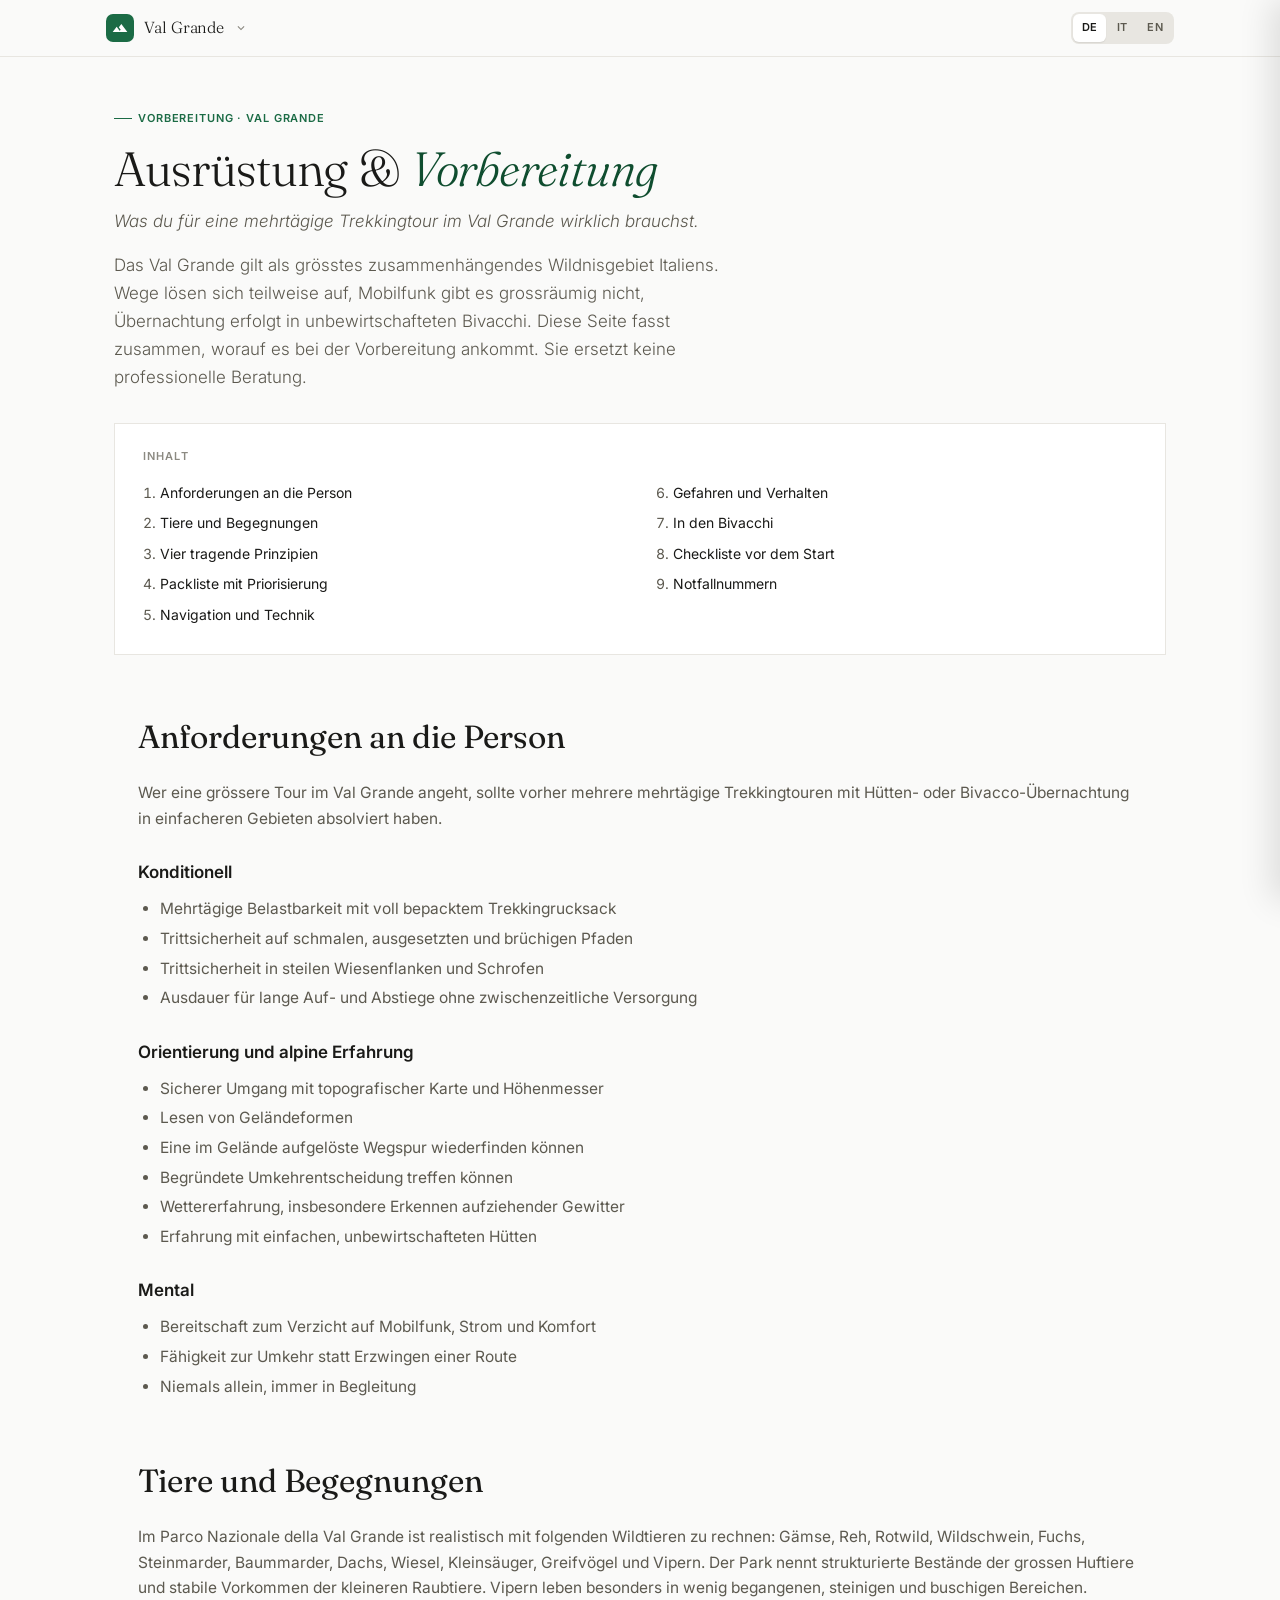
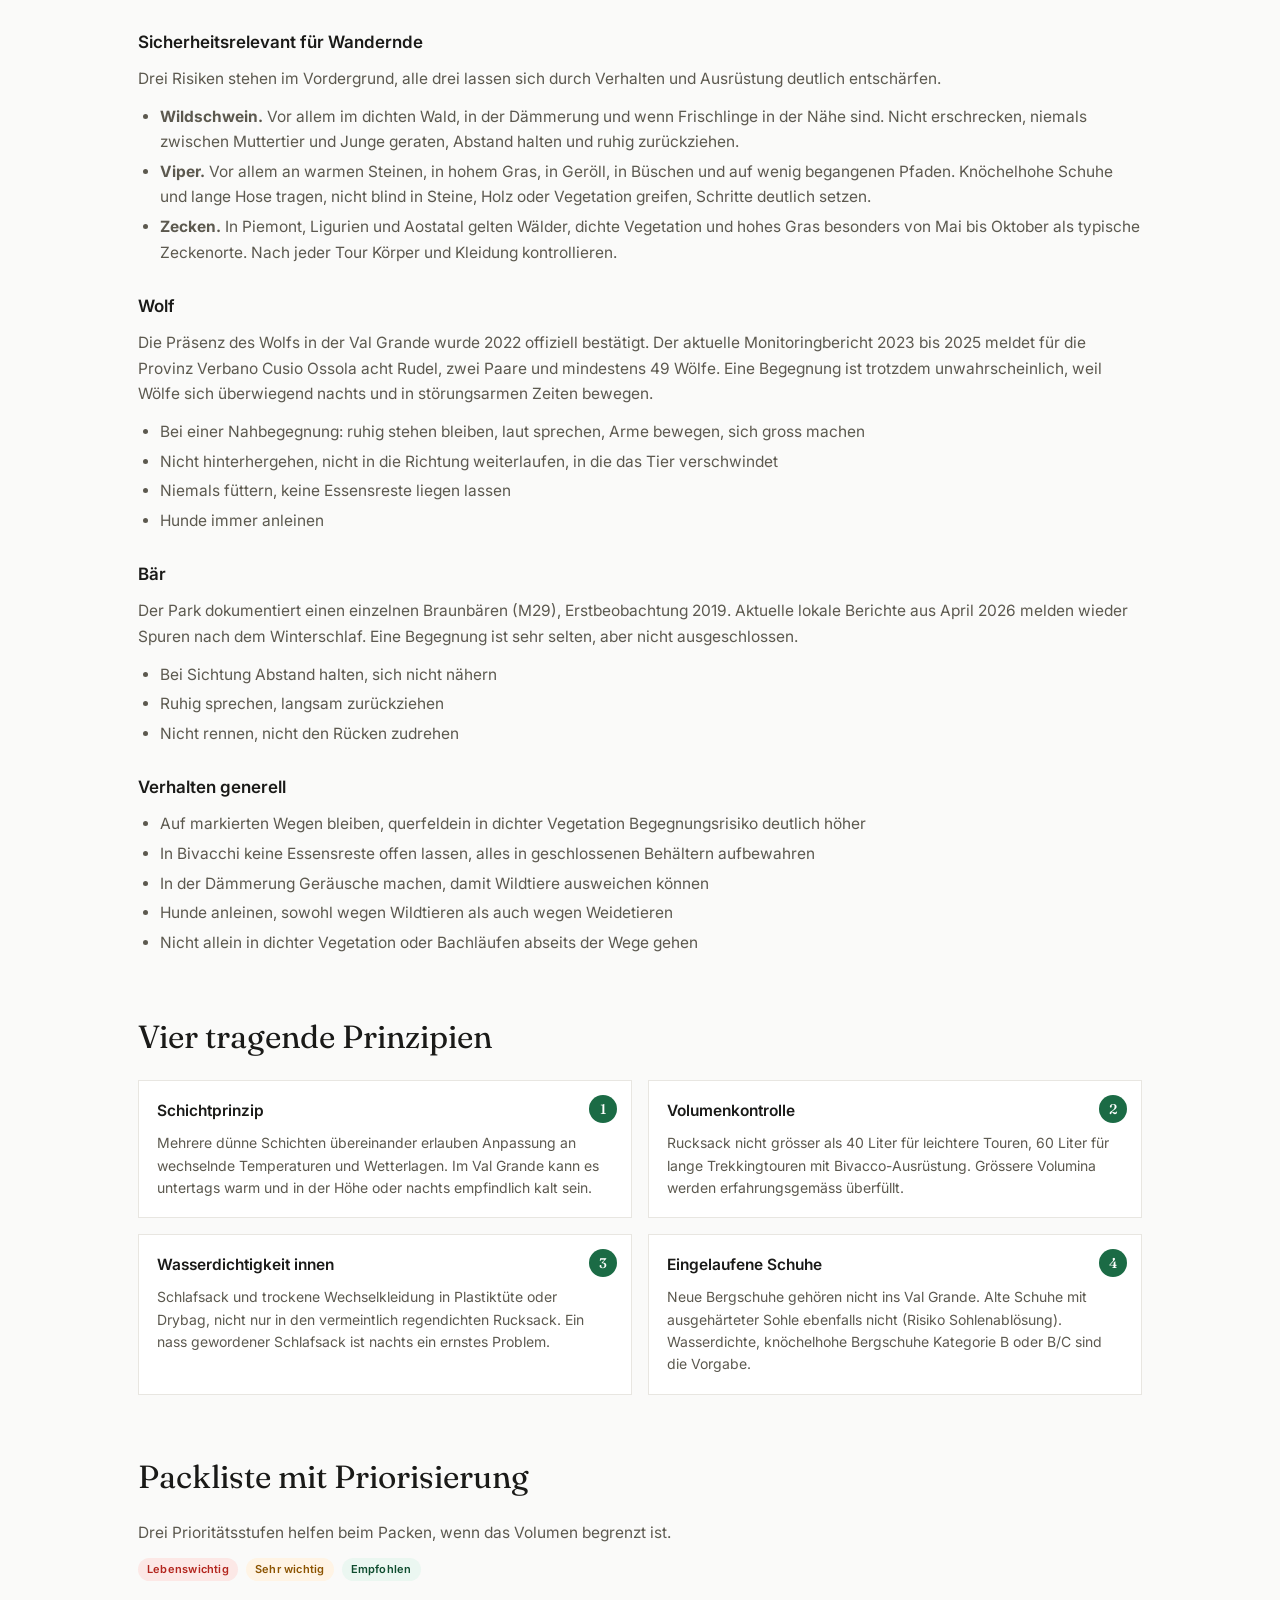
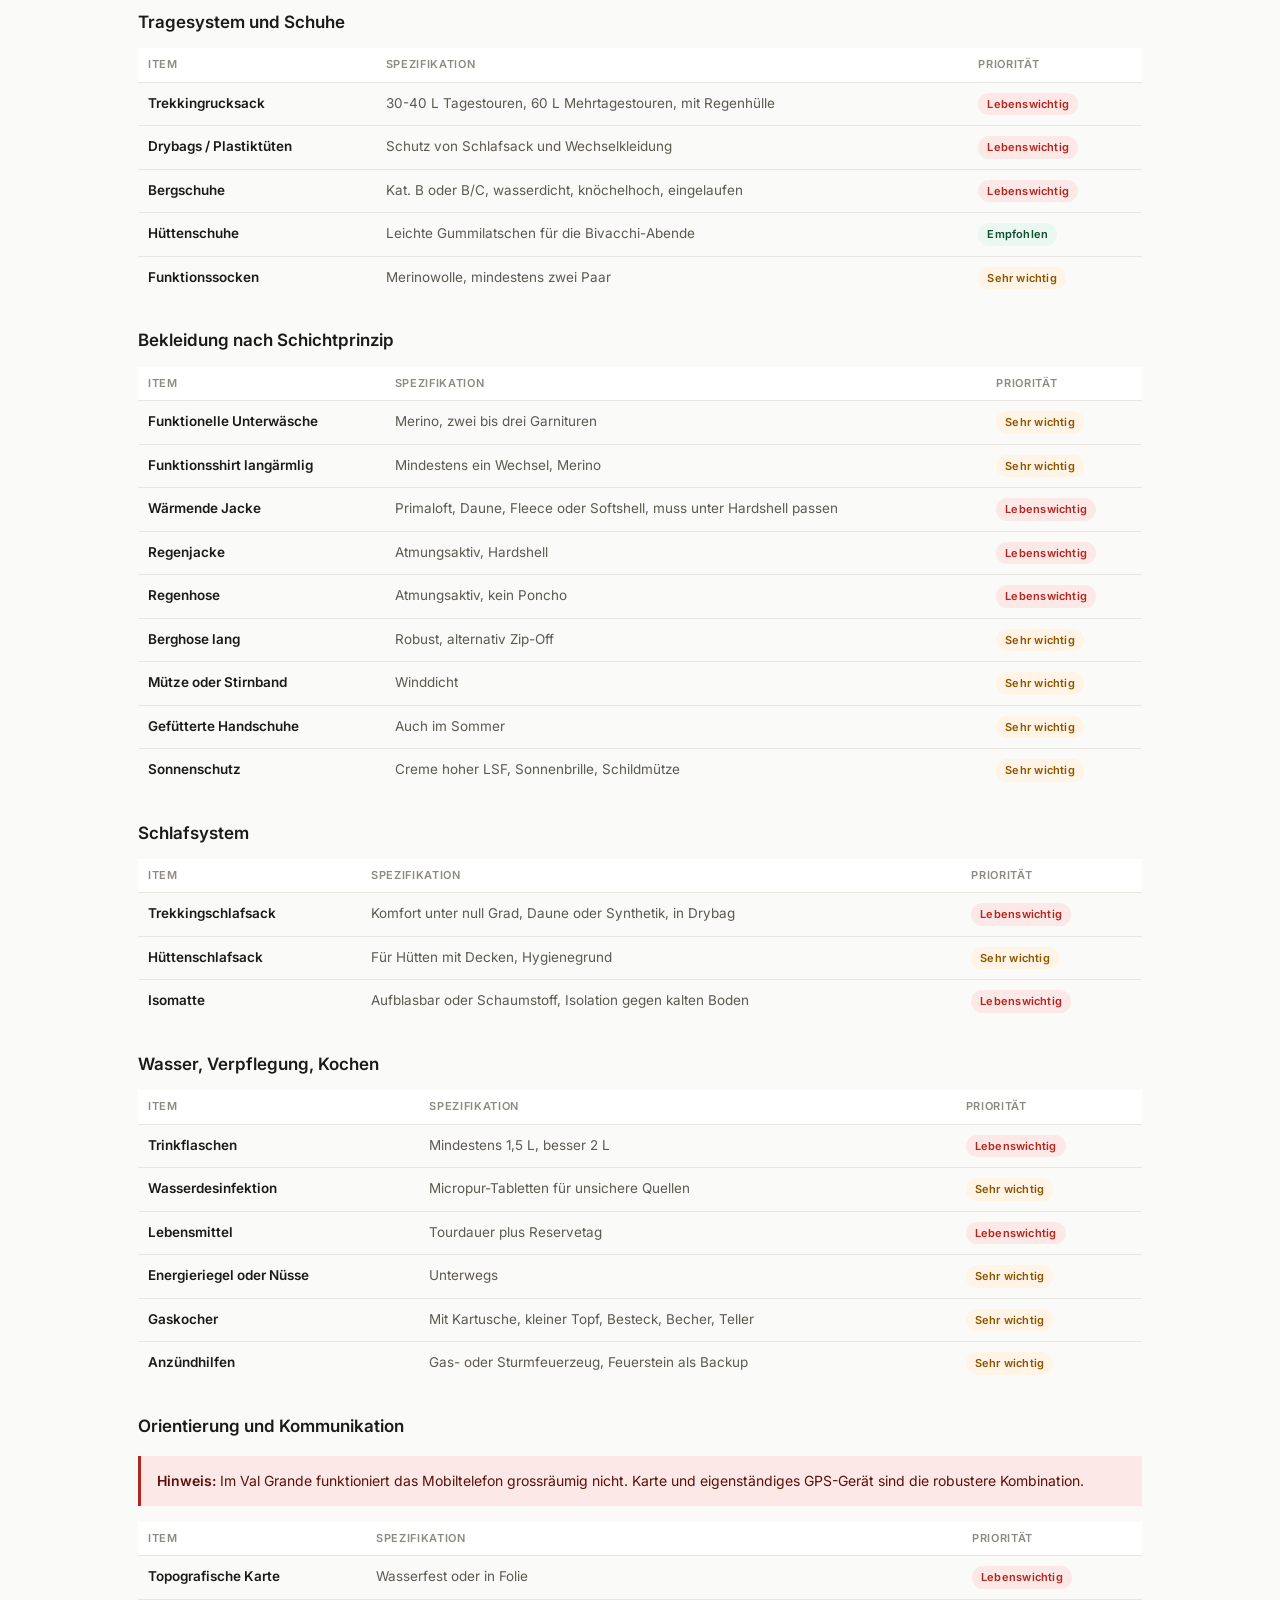
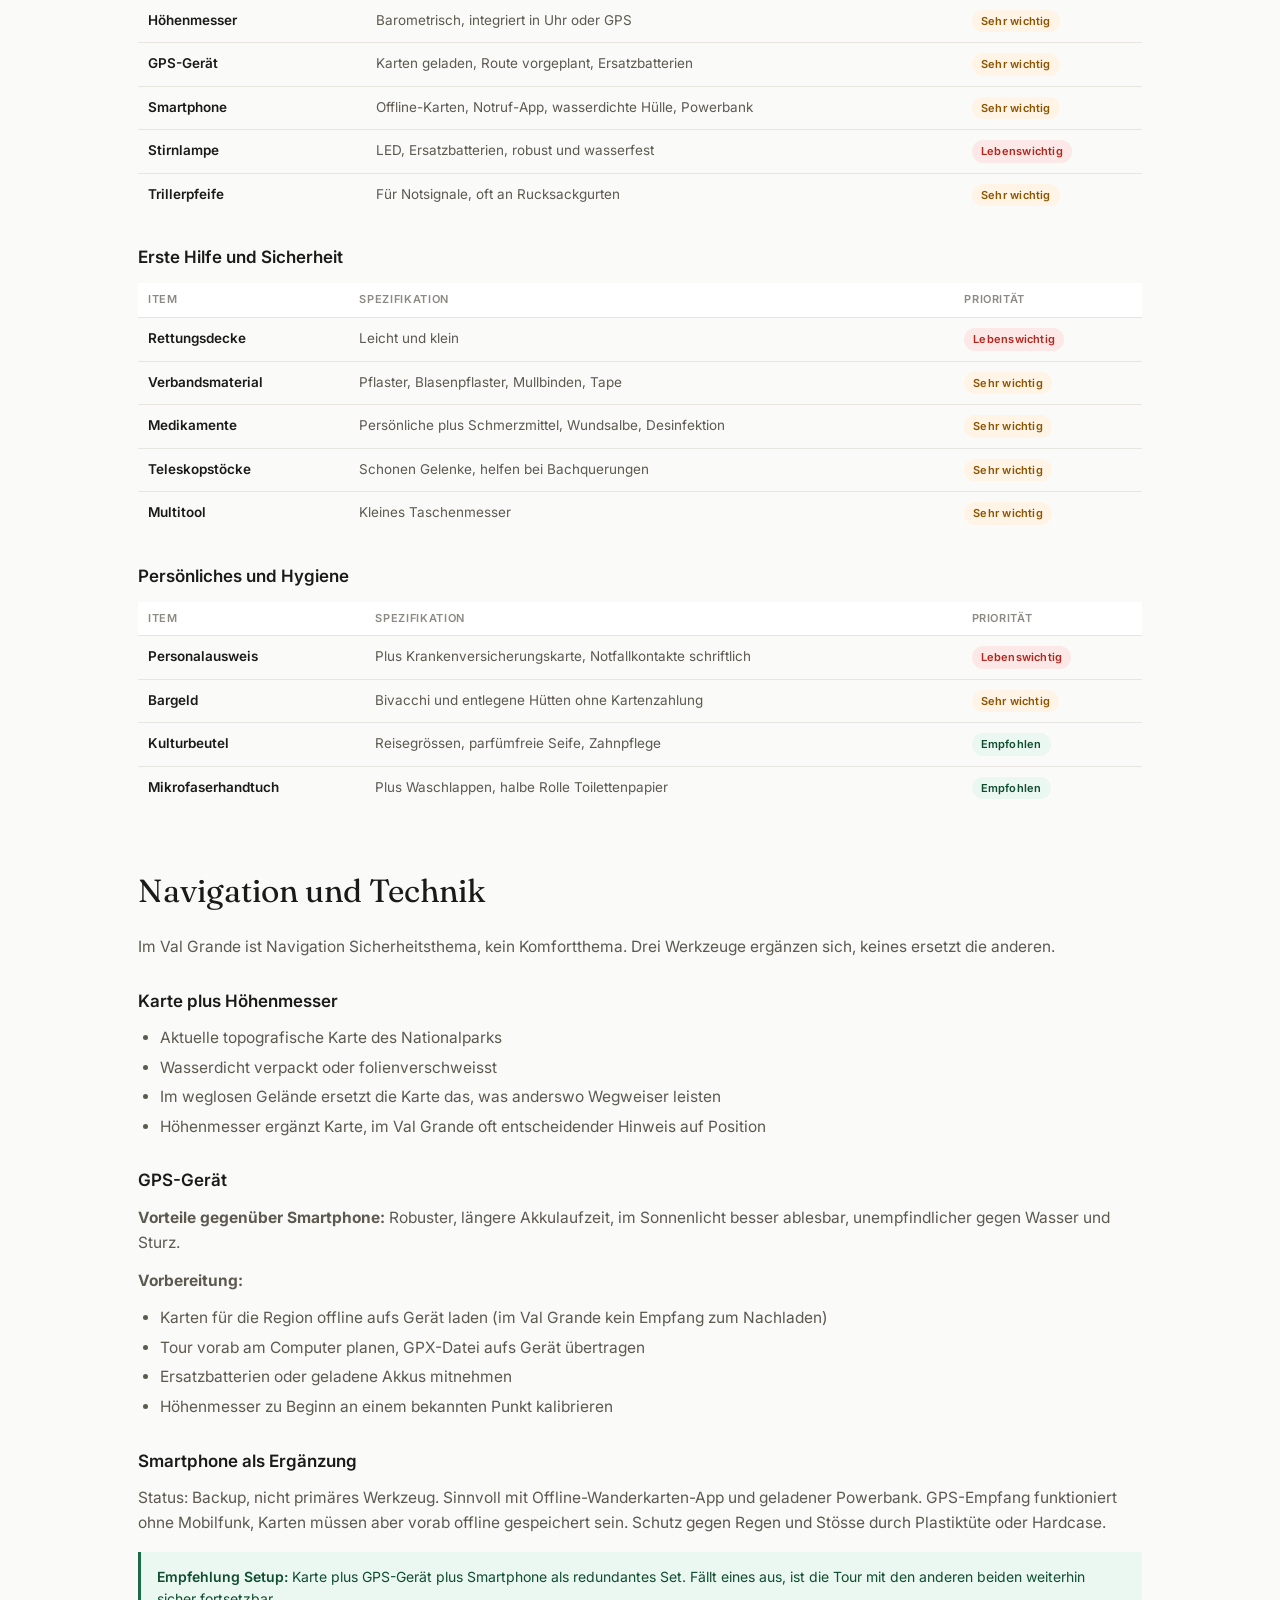
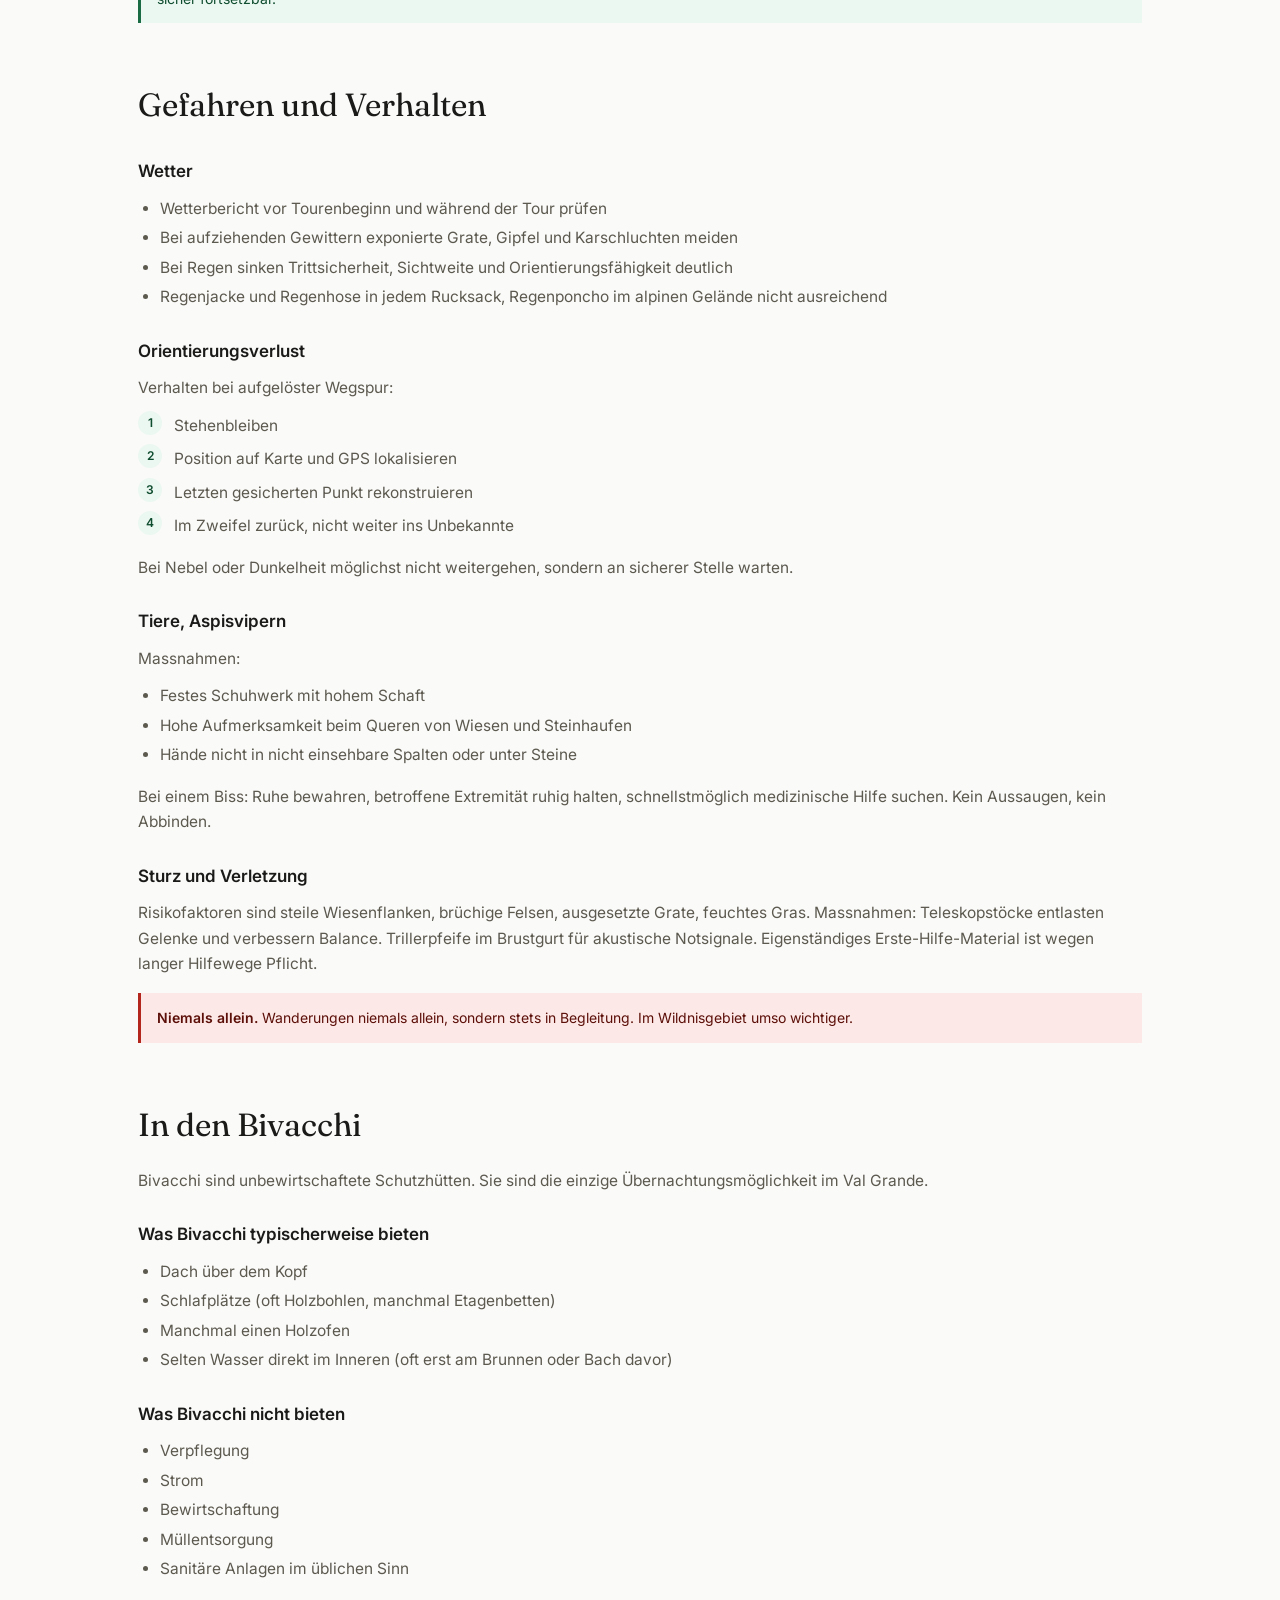
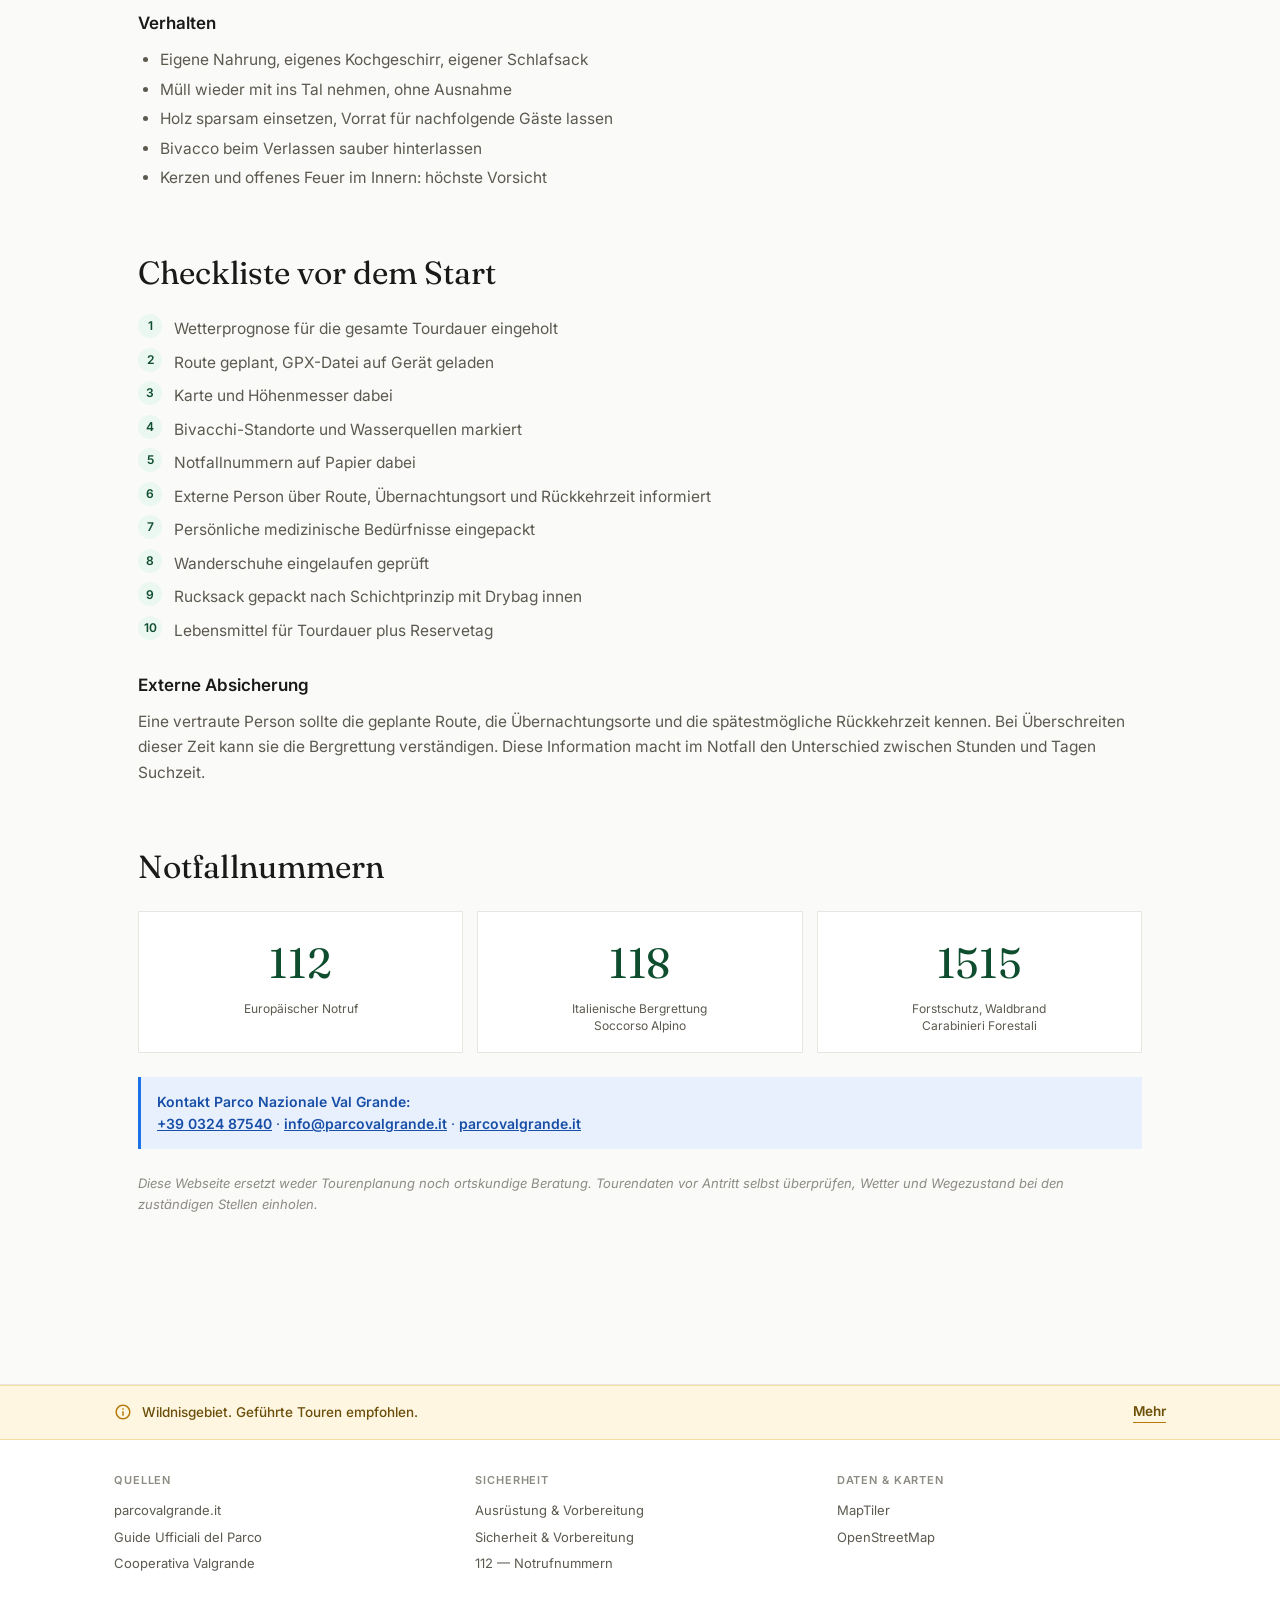
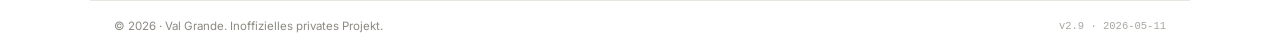
<file: ausruestung.html>
<!DOCTYPE html>
<html lang="de">
<head>
<meta charset="UTF-8">
<meta name="viewport" content="width=device-width, initial-scale=1.0">

<!-- Primary SEO -->
<title>Ausrüstung und Vorbereitung für Touren in der Val Grande</title>
<meta name="description" content="Was du für eine mehrtägige Trekkingtour im Val Grande wirklich brauchst. Packliste, Schichtprinzip, Navigation, Verhalten in den Bivacchi und Notfall-Hinweise.">
<meta name="keywords" content="Val Grande, Ausrüstung, Packliste, Trekking, Wandern, Bivacco, Sicherheit, Vorbereitung, Mehrtagestour, Italien">
<meta name="author" content="giovanola.github.io/valgrande">
<meta name="robots" content="index, follow, max-image-preview:large">
<link rel="canonical" href="https://giovanola.github.io/valgrande/ausruestung.html">
<link rel="alternate" hreflang="de" href="https://giovanola.github.io/valgrande/ausruestung.html">
<link rel="alternate" hreflang="it" href="https://giovanola.github.io/valgrande/ausruestung.html#lang=it">
<link rel="alternate" hreflang="en" href="https://giovanola.github.io/valgrande/ausruestung.html#lang=en">
<link rel="alternate" hreflang="x-default" href="https://giovanola.github.io/valgrande/ausruestung.html">

<!-- Language alternates -->
<link rel="alternate" hreflang="de" href="https://giovanola.github.io/valgrande/ausruestung.html">
<link rel="alternate" hreflang="x-default" href="https://giovanola.github.io/valgrande/ausruestung.html">

<!-- Open Graph -->
<meta property="og:type" content="article">
<meta property="og:site_name" content="Val Grande Wanderungen">
<meta property="og:title" content="Ausrüstung und Vorbereitung für Touren in der Val Grande">
<meta property="og:description" content="Was du für eine mehrtägige Trekkingtour im Val Grande wirklich brauchst. Packliste, Schichtprinzip, Navigation und Verhalten in den Bivacchi.">
<meta property="og:url" content="https://giovanola.github.io/valgrande/ausruestung.html">
<meta property="og:locale" content="de_DE">
<meta property="og:image" content="https://giovanola.github.io/valgrande/val_grande_opengraph.jpeg">
<meta property="og:image:secure_url" content="https://giovanola.github.io/valgrande/val_grande_opengraph.jpeg">
<meta property="og:image:type" content="image/jpeg">
<meta property="og:image:width" content="1200">
<meta property="og:image:height" content="630">
<meta property="og:image:alt" content="Berglandschaft der Val Grande in 3D-Ansicht">

<!-- Twitter -->
<meta name="twitter:card" content="summary_large_image">
<meta name="twitter:title" content="Ausrüstung und Vorbereitung für Touren in der Val Grande">
<meta name="twitter:description" content="Was du für eine mehrtägige Trekkingtour im Val Grande wirklich brauchst.">
<meta name="twitter:image" content="https://giovanola.github.io/valgrande/val_grande_opengraph.jpeg">

<!-- Theme + Mobile -->
<meta name="theme-color" content="#1B6B45">

<!-- JSON-LD: HowTo -->
<script type="application/ld+json">
{
  "@context": "https://schema.org",
  "@type": "TechArticle",
  "headline": "Ausrüstung und Vorbereitung für Touren in der Val Grande",
  "about": "Trekking-Vorbereitung im Parco Nazionale Val Grande, Italien",
  "url": "https://giovanola.github.io/valgrande/ausruestung.html",
  "image": "https://giovanola.github.io/valgrande/val_grande_opengraph.jpeg"
}
</script>

<!-- Fonts -->
<link rel="preconnect" href="https://fonts.googleapis.com">
<link rel="preconnect" href="https://fonts.gstatic.com" crossorigin>
<link href="https://fonts.googleapis.com/css2?family=Fraunces:ital,wght@0,300;0,400;0,500;1,300;1,400&family=Inter:wght@300;400;500;600;700&display=swap" rel="stylesheet">

<!-- App -->
<link rel="stylesheet" href="assets/css/main.css">
</head>

<body>

<!-- TOPBAR -->
<header class="topbar" role="banner">
  <div class="topbar-inner">
    <button class="topbar-brand" aria-label="Menü öffnen">
      <div class="topbar-icon" aria-hidden="true">
        <svg viewBox="0 0 24 24"><path d="M14 6l-3.75 5 2.85 3.8-1.6 1.2C9.81 13.75 7 10 7 10l-6 8h22L14 6z"/></svg>
      </div>
      <span class="topbar-name" data-i18n="brand">Val Grande</span>
    </button>
    <div class="topbar-right">
      <div class="lang-switcher" role="group" aria-label="Sprache wählen">
        <button class="lang-btn active" data-lang="de" aria-label="Deutsch">DE</button>
        <button class="lang-btn" data-lang="it" aria-label="Italiano">IT</button>
        <button class="lang-btn" data-lang="en" aria-label="English">EN</button>
      </div>
    </div>
  </div>
</header>

<!-- SAFETY DRAWER -->
<div class="drawer-backdrop" id="drawer-backdrop" aria-hidden="true"></div>
<aside class="drawer" id="drawer" role="dialog" aria-labelledby="drawer-title">
  <header class="drawer-header">
    <h2 class="drawer-title" id="drawer-title" data-i18n="safetyDrawerTitle">Sicherheit & Vorbereitung</h2>
    <button class="drawer-close" aria-label="Schliessen">
      <svg viewBox="0 0 24 24"><path d="M19 6.41L17.59 5 12 10.59 6.41 5 5 6.41 10.59 12 5 17.59 6.41 19 12 13.41 17.59 19 19 17.59 13.41 12z"/></svg>
    </button>
  </header>
  <div class="drawer-body">
    <div class="drawer-contact">
      <div class="drawer-contact-name" data-i18n="safetyParkContact">Offizielle Park-Guides</div>
      <div style="font-size:12.5px;color:var(--accent-dark);margin-bottom:10px;line-height:1.5;" data-i18n="safetyParkText">Der Parco Nazionale Val Grande empfiehlt für anspruchsvolle, teils unmarkierte Wege ausdrücklich die Begleitung durch ausgebildete Guide Ufficiali del Parco oder Guide Alpine.</div>
      <a class="drawer-contact-detail" href="tel:+39032487540">
        <svg viewBox="0 0 24 24"><path d="M6.62 10.79c1.44 2.83 3.76 5.14 6.59 6.59l2.2-2.2c.28-.28.67-.36 1.02-.25 1.12.37 2.32.57 3.57.57.55 0 1 .45 1 1V20c0 .55-.45 1-1 1-9.39 0-17-7.61-17-17 0-.55.45-1 1-1h3.5c.55 0 1 .45 1 1 0 1.25.2 2.45.57 3.57.11.35.03.74-.25 1.02l-2.2 2.2z"/></svg>
        +39 0324 87540
      </a>
      <a class="drawer-contact-detail" href="mailto:info@parcovalgrande.it">
        <svg viewBox="0 0 24 24"><path d="M20 4H4c-1.1 0-1.99.9-1.99 2L2 18c0 1.1.9 2 2 2h16c1.1 0 2-.9 2-2V6c0-1.1-.9-2-2-2zm0 4l-8 5-8-5V6l8 5 8-5v2z"/></svg>
        info@parcovalgrande.it
      </a>
    </div>
    <div class="drawer-section">
      <h3 data-i18n="safetyEssentials">Eckpunkte</h3>
      <ul data-i18n="safetyEssentialsList"></ul>
    </div>
    <div class="drawer-section">
      <h3 data-i18n="safetyEmergency">Notrufnummern</h3>
      <ul data-i18n="safetyEmergencyList"></ul>
    </div>
  </div>
</aside>

<!-- HERO -->
<section class="hero">
  <div class="hero-eyebrow">Vorbereitung · Val Grande</div>
  <h1>Ausrüstung &amp; <em>Vorbereitung</em></h1>
  <p class="hero-sub" style="font-style:italic;margin-bottom:16px;">Was du für eine mehrtägige Trekkingtour im Val Grande wirklich brauchst.</p>
  <p class="hero-sub">Das Val Grande gilt als grösstes zusammenhängendes Wildnisgebiet Italiens. Wege lösen sich teilweise auf, Mobilfunk gibt es grossräumig nicht, Übernachtung erfolgt in unbewirtschafteten Bivacchi. Diese Seite fasst zusammen, worauf es bei der Vorbereitung ankommt. Sie ersetzt keine professionelle Beratung.</p>
</section>

<main class="content">

  <!-- TOC -->
  <nav class="toc" aria-label="Inhalt">
    <div class="section-label">Inhalt</div>
    <ol class="toc-list">
      <li><a href="#anforderungen">Anforderungen an die Person</a></li>
      <li><a href="#tiere">Tiere und Begegnungen</a></li>
      <li><a href="#prinzipien">Vier tragende Prinzipien</a></li>
      <li><a href="#packliste">Packliste mit Priorisierung</a></li>
      <li><a href="#navigation">Navigation und Technik</a></li>
      <li><a href="#gefahren">Gefahren und Verhalten</a></li>
      <li><a href="#bivacchi">In den Bivacchi</a></li>
      <li><a href="#checkliste">Checkliste vor dem Start</a></li>
      <li><a href="#notfall">Notfallnummern</a></li>
    </ol>
  </nav>

  <!-- 1. Anforderungen -->
  <section id="anforderungen" class="prose">
    <h2>Anforderungen an die Person</h2>
    <p>Wer eine grössere Tour im Val Grande angeht, sollte vorher mehrere mehrtägige Trekkingtouren mit Hütten- oder Bivacco-Übernachtung in einfacheren Gebieten absolviert haben.</p>

    <h3>Konditionell</h3>
    <ul>
      <li>Mehrtägige Belastbarkeit mit voll bepacktem Trekkingrucksack</li>
      <li>Trittsicherheit auf schmalen, ausgesetzten und brüchigen Pfaden</li>
      <li>Trittsicherheit in steilen Wiesenflanken und Schrofen</li>
      <li>Ausdauer für lange Auf- und Abstiege ohne zwischenzeitliche Versorgung</li>
    </ul>

    <h3>Orientierung und alpine Erfahrung</h3>
    <ul>
      <li>Sicherer Umgang mit topografischer Karte und Höhenmesser</li>
      <li>Lesen von Geländeformen</li>
      <li>Eine im Gelände aufgelöste Wegspur wiederfinden können</li>
      <li>Begründete Umkehrentscheidung treffen können</li>
      <li>Wettererfahrung, insbesondere Erkennen aufziehender Gewitter</li>
      <li>Erfahrung mit einfachen, unbewirtschafteten Hütten</li>
    </ul>

    <h3>Mental</h3>
    <ul>
      <li>Bereitschaft zum Verzicht auf Mobilfunk, Strom und Komfort</li>
      <li>Fähigkeit zur Umkehr statt Erzwingen einer Route</li>
      <li>Niemals allein, immer in Begleitung</li>
    </ul>
  </section>

  <!-- 2. Tiere und Begegnungen -->
  <section id="tiere" class="prose">
    <h2>Tiere und Begegnungen</h2>
    <p>Im Parco Nazionale della Val Grande ist realistisch mit folgenden Wildtieren zu rechnen: Gämse, Reh, Rotwild, Wildschwein, Fuchs, Steinmarder, Baummarder, Dachs, Wiesel, Kleinsäuger, Greifvögel und Vipern. Der Park nennt strukturierte Bestände der grossen Huftiere und stabile Vorkommen der kleineren Raubtiere. Vipern leben besonders in wenig begangenen, steinigen und buschigen Bereichen.</p>

    <h3>Sicherheitsrelevant für Wandernde</h3>
    <p>Drei Risiken stehen im Vordergrund, alle drei lassen sich durch Verhalten und Ausrüstung deutlich entschärfen.</p>

    <ul>
      <li><strong>Wildschwein.</strong> Vor allem im dichten Wald, in der Dämmerung und wenn Frischlinge in der Nähe sind. Nicht erschrecken, niemals zwischen Muttertier und Junge geraten, Abstand halten und ruhig zurückziehen.</li>
      <li><strong>Viper.</strong> Vor allem an warmen Steinen, in hohem Gras, in Geröll, in Büschen und auf wenig begangenen Pfaden. Knöchelhohe Schuhe und lange Hose tragen, nicht blind in Steine, Holz oder Vegetation greifen, Schritte deutlich setzen.</li>
      <li><strong>Zecken.</strong> In Piemont, Ligurien und Aostatal gelten Wälder, dichte Vegetation und hohes Gras besonders von Mai bis Oktober als typische Zeckenorte. Nach jeder Tour Körper und Kleidung kontrollieren.</li>
    </ul>

    <h3>Wolf</h3>
    <p>Die Präsenz des Wolfs in der Val Grande wurde 2022 offiziell bestätigt. Der aktuelle Monitoringbericht 2023 bis 2025 meldet für die Provinz Verbano Cusio Ossola acht Rudel, zwei Paare und mindestens 49 Wölfe. Eine Begegnung ist trotzdem unwahrscheinlich, weil Wölfe sich überwiegend nachts und in störungsarmen Zeiten bewegen.</p>
    <ul>
      <li>Bei einer Nahbegegnung: ruhig stehen bleiben, laut sprechen, Arme bewegen, sich gross machen</li>
      <li>Nicht hinterhergehen, nicht in die Richtung weiterlaufen, in die das Tier verschwindet</li>
      <li>Niemals füttern, keine Essensreste liegen lassen</li>
      <li>Hunde immer anleinen</li>
    </ul>

    <h3>Bär</h3>
    <p>Der Park dokumentiert einen einzelnen Braunbären (M29), Erstbeobachtung 2019. Aktuelle lokale Berichte aus April 2026 melden wieder Spuren nach dem Winterschlaf. Eine Begegnung ist sehr selten, aber nicht ausgeschlossen.</p>
    <ul>
      <li>Bei Sichtung Abstand halten, sich nicht nähern</li>
      <li>Ruhig sprechen, langsam zurückziehen</li>
      <li>Nicht rennen, nicht den Rücken zudrehen</li>
    </ul>

    <h3>Verhalten generell</h3>
    <ul>
      <li>Auf markierten Wegen bleiben, querfeldein in dichter Vegetation Begegnungsrisiko deutlich höher</li>
      <li>In Bivacchi keine Essensreste offen lassen, alles in geschlossenen Behältern aufbewahren</li>
      <li>In der Dämmerung Geräusche machen, damit Wildtiere ausweichen können</li>
      <li>Hunde anleinen, sowohl wegen Wildtieren als auch wegen Weidetieren</li>
      <li>Nicht allein in dichter Vegetation oder Bachläufen abseits der Wege gehen</li>
    </ul>
  </section>

  <!-- 3. Prinzipien -->
  <section id="prinzipien" class="prose">
    <h2>Vier tragende Prinzipien</h2>

    <div class="principle-grid">
      <div class="principle">
        <div class="principle-num">1</div>
        <h3>Schichtprinzip</h3>
        <p>Mehrere dünne Schichten übereinander erlauben Anpassung an wechselnde Temperaturen und Wetterlagen. Im Val Grande kann es untertags warm und in der Höhe oder nachts empfindlich kalt sein.</p>
      </div>
      <div class="principle">
        <div class="principle-num">2</div>
        <h3>Volumenkontrolle</h3>
        <p>Rucksack nicht grösser als 40 Liter für leichtere Touren, 60 Liter für lange Trekkingtouren mit Bivacco-Ausrüstung. Grössere Volumina werden erfahrungsgemäss überfüllt.</p>
      </div>
      <div class="principle">
        <div class="principle-num">3</div>
        <h3>Wasserdichtigkeit innen</h3>
        <p>Schlafsack und trockene Wechselkleidung in Plastiktüte oder Drybag, nicht nur in den vermeintlich regendichten Rucksack. Ein nass gewordener Schlafsack ist nachts ein ernstes Problem.</p>
      </div>
      <div class="principle">
        <div class="principle-num">4</div>
        <h3>Eingelaufene Schuhe</h3>
        <p>Neue Bergschuhe gehören nicht ins Val Grande. Alte Schuhe mit ausgehärteter Sohle ebenfalls nicht (Risiko Sohlenablösung). Wasserdichte, knöchelhohe Bergschuhe Kategorie B oder B/C sind die Vorgabe.</p>
      </div>
    </div>
  </section>

  <!-- 3. Packliste -->
  <section id="packliste" class="prose">
    <h2>Packliste mit Priorisierung</h2>
    <p>Drei Prioritätsstufen helfen beim Packen, wenn das Volumen begrenzt ist.</p>
    <div class="legend">
      <span class="badge badge-vital">Lebenswichtig</span>
      <span class="badge badge-major">Sehr wichtig</span>
      <span class="badge badge-recommended">Empfohlen</span>
    </div>

    <h3>Tragesystem und Schuhe</h3>
    <table class="pack-table">
      <thead><tr><th>Item</th><th>Spezifikation</th><th>Priorität</th></tr></thead>
      <tbody>
        <tr><td>Trekkingrucksack</td><td>30-40 L Tagestouren, 60 L Mehrtagestouren, mit Regenhülle</td><td><span class="badge badge-vital">Lebenswichtig</span></td></tr>
        <tr><td>Drybags / Plastiktüten</td><td>Schutz von Schlafsack und Wechselkleidung</td><td><span class="badge badge-vital">Lebenswichtig</span></td></tr>
        <tr><td>Bergschuhe</td><td>Kat. B oder B/C, wasserdicht, knöchelhoch, eingelaufen</td><td><span class="badge badge-vital">Lebenswichtig</span></td></tr>
        <tr><td>Hüttenschuhe</td><td>Leichte Gummilatschen für die Bivacchi-Abende</td><td><span class="badge badge-recommended">Empfohlen</span></td></tr>
        <tr><td>Funktionssocken</td><td>Merinowolle, mindestens zwei Paar</td><td><span class="badge badge-major">Sehr wichtig</span></td></tr>
      </tbody>
    </table>

    <h3>Bekleidung nach Schichtprinzip</h3>
    <table class="pack-table">
      <thead><tr><th>Item</th><th>Spezifikation</th><th>Priorität</th></tr></thead>
      <tbody>
        <tr><td>Funktionelle Unterwäsche</td><td>Merino, zwei bis drei Garnituren</td><td><span class="badge badge-major">Sehr wichtig</span></td></tr>
        <tr><td>Funktionsshirt langärmlig</td><td>Mindestens ein Wechsel, Merino</td><td><span class="badge badge-major">Sehr wichtig</span></td></tr>
        <tr><td>Wärmende Jacke</td><td>Primaloft, Daune, Fleece oder Softshell, muss unter Hardshell passen</td><td><span class="badge badge-vital">Lebenswichtig</span></td></tr>
        <tr><td>Regenjacke</td><td>Atmungsaktiv, Hardshell</td><td><span class="badge badge-vital">Lebenswichtig</span></td></tr>
        <tr><td>Regenhose</td><td>Atmungsaktiv, kein Poncho</td><td><span class="badge badge-vital">Lebenswichtig</span></td></tr>
        <tr><td>Berghose lang</td><td>Robust, alternativ Zip-Off</td><td><span class="badge badge-major">Sehr wichtig</span></td></tr>
        <tr><td>Mütze oder Stirnband</td><td>Winddicht</td><td><span class="badge badge-major">Sehr wichtig</span></td></tr>
        <tr><td>Gefütterte Handschuhe</td><td>Auch im Sommer</td><td><span class="badge badge-major">Sehr wichtig</span></td></tr>
        <tr><td>Sonnenschutz</td><td>Creme hoher LSF, Sonnenbrille, Schildmütze</td><td><span class="badge badge-major">Sehr wichtig</span></td></tr>
      </tbody>
    </table>

    <h3>Schlafsystem</h3>
    <table class="pack-table">
      <thead><tr><th>Item</th><th>Spezifikation</th><th>Priorität</th></tr></thead>
      <tbody>
        <tr><td>Trekkingschlafsack</td><td>Komfort unter null Grad, Daune oder Synthetik, in Drybag</td><td><span class="badge badge-vital">Lebenswichtig</span></td></tr>
        <tr><td>Hüttenschlafsack</td><td>Für Hütten mit Decken, Hygienegrund</td><td><span class="badge badge-major">Sehr wichtig</span></td></tr>
        <tr><td>Isomatte</td><td>Aufblasbar oder Schaumstoff, Isolation gegen kalten Boden</td><td><span class="badge badge-vital">Lebenswichtig</span></td></tr>
      </tbody>
    </table>

    <h3>Wasser, Verpflegung, Kochen</h3>
    <table class="pack-table">
      <thead><tr><th>Item</th><th>Spezifikation</th><th>Priorität</th></tr></thead>
      <tbody>
        <tr><td>Trinkflaschen</td><td>Mindestens 1,5 L, besser 2 L</td><td><span class="badge badge-vital">Lebenswichtig</span></td></tr>
        <tr><td>Wasserdesinfektion</td><td>Micropur-Tabletten für unsichere Quellen</td><td><span class="badge badge-major">Sehr wichtig</span></td></tr>
        <tr><td>Lebensmittel</td><td>Tourdauer plus Reservetag</td><td><span class="badge badge-vital">Lebenswichtig</span></td></tr>
        <tr><td>Energieriegel oder Nüsse</td><td>Unterwegs</td><td><span class="badge badge-major">Sehr wichtig</span></td></tr>
        <tr><td>Gaskocher</td><td>Mit Kartusche, kleiner Topf, Besteck, Becher, Teller</td><td><span class="badge badge-major">Sehr wichtig</span></td></tr>
        <tr><td>Anzündhilfen</td><td>Gas- oder Sturmfeuerzeug, Feuerstein als Backup</td><td><span class="badge badge-major">Sehr wichtig</span></td></tr>
      </tbody>
    </table>

    <h3>Orientierung und Kommunikation</h3>
    <div class="callout callout-warning">
      <strong>Hinweis:</strong> Im Val Grande funktioniert das Mobiltelefon grossräumig nicht. Karte und eigenständiges GPS-Gerät sind die robustere Kombination.
    </div>
    <table class="pack-table">
      <thead><tr><th>Item</th><th>Spezifikation</th><th>Priorität</th></tr></thead>
      <tbody>
        <tr><td>Topografische Karte</td><td>Wasserfest oder in Folie</td><td><span class="badge badge-vital">Lebenswichtig</span></td></tr>
        <tr><td>Höhenmesser</td><td>Barometrisch, integriert in Uhr oder GPS</td><td><span class="badge badge-major">Sehr wichtig</span></td></tr>
        <tr><td>GPS-Gerät</td><td>Karten geladen, Route vorgeplant, Ersatzbatterien</td><td><span class="badge badge-major">Sehr wichtig</span></td></tr>
        <tr><td>Smartphone</td><td>Offline-Karten, Notruf-App, wasserdichte Hülle, Powerbank</td><td><span class="badge badge-major">Sehr wichtig</span></td></tr>
        <tr><td>Stirnlampe</td><td>LED, Ersatzbatterien, robust und wasserfest</td><td><span class="badge badge-vital">Lebenswichtig</span></td></tr>
        <tr><td>Trillerpfeife</td><td>Für Notsignale, oft an Rucksackgurten</td><td><span class="badge badge-major">Sehr wichtig</span></td></tr>
      </tbody>
    </table>

    <h3>Erste Hilfe und Sicherheit</h3>
    <table class="pack-table">
      <thead><tr><th>Item</th><th>Spezifikation</th><th>Priorität</th></tr></thead>
      <tbody>
        <tr><td>Rettungsdecke</td><td>Leicht und klein</td><td><span class="badge badge-vital">Lebenswichtig</span></td></tr>
        <tr><td>Verbandsmaterial</td><td>Pflaster, Blasenpflaster, Mullbinden, Tape</td><td><span class="badge badge-major">Sehr wichtig</span></td></tr>
        <tr><td>Medikamente</td><td>Persönliche plus Schmerzmittel, Wundsalbe, Desinfektion</td><td><span class="badge badge-major">Sehr wichtig</span></td></tr>
        <tr><td>Teleskopstöcke</td><td>Schonen Gelenke, helfen bei Bachquerungen</td><td><span class="badge badge-major">Sehr wichtig</span></td></tr>
        <tr><td>Multitool</td><td>Kleines Taschenmesser</td><td><span class="badge badge-major">Sehr wichtig</span></td></tr>
      </tbody>
    </table>

    <h3>Persönliches und Hygiene</h3>
    <table class="pack-table">
      <thead><tr><th>Item</th><th>Spezifikation</th><th>Priorität</th></tr></thead>
      <tbody>
        <tr><td>Personalausweis</td><td>Plus Krankenversicherungskarte, Notfallkontakte schriftlich</td><td><span class="badge badge-vital">Lebenswichtig</span></td></tr>
        <tr><td>Bargeld</td><td>Bivacchi und entlegene Hütten ohne Kartenzahlung</td><td><span class="badge badge-major">Sehr wichtig</span></td></tr>
        <tr><td>Kulturbeutel</td><td>Reisegrössen, parfümfreie Seife, Zahnpflege</td><td><span class="badge badge-recommended">Empfohlen</span></td></tr>
        <tr><td>Mikrofaserhandtuch</td><td>Plus Waschlappen, halbe Rolle Toilettenpapier</td><td><span class="badge badge-recommended">Empfohlen</span></td></tr>
      </tbody>
    </table>
  </section>

  <!-- 4. Navigation -->
  <section id="navigation" class="prose">
    <h2>Navigation und Technik</h2>
    <p>Im Val Grande ist Navigation Sicherheitsthema, kein Komfortthema. Drei Werkzeuge ergänzen sich, keines ersetzt die anderen.</p>

    <h3>Karte plus Höhenmesser</h3>
    <ul>
      <li>Aktuelle topografische Karte des Nationalparks</li>
      <li>Wasserdicht verpackt oder folienverschweisst</li>
      <li>Im weglosen Gelände ersetzt die Karte das, was anderswo Wegweiser leisten</li>
      <li>Höhenmesser ergänzt Karte, im Val Grande oft entscheidender Hinweis auf Position</li>
    </ul>

    <h3>GPS-Gerät</h3>
    <p><strong>Vorteile gegenüber Smartphone:</strong> Robuster, längere Akkulaufzeit, im Sonnenlicht besser ablesbar, unempfindlicher gegen Wasser und Sturz.</p>
    <p><strong>Vorbereitung:</strong></p>
    <ul>
      <li>Karten für die Region offline aufs Gerät laden (im Val Grande kein Empfang zum Nachladen)</li>
      <li>Tour vorab am Computer planen, GPX-Datei aufs Gerät übertragen</li>
      <li>Ersatzbatterien oder geladene Akkus mitnehmen</li>
      <li>Höhenmesser zu Beginn an einem bekannten Punkt kalibrieren</li>
    </ul>

    <h3>Smartphone als Ergänzung</h3>
    <p>Status: Backup, nicht primäres Werkzeug. Sinnvoll mit Offline-Wanderkarten-App und geladener Powerbank. GPS-Empfang funktioniert ohne Mobilfunk, Karten müssen aber vorab offline gespeichert sein. Schutz gegen Regen und Stösse durch Plastiktüte oder Hardcase.</p>

    <div class="callout">
      <strong>Empfehlung Setup:</strong> Karte plus GPS-Gerät plus Smartphone als redundantes Set. Fällt eines aus, ist die Tour mit den anderen beiden weiterhin sicher fortsetzbar.
    </div>
  </section>

  <!-- 5. Gefahren -->
  <section id="gefahren" class="prose">
    <h2>Gefahren und Verhalten</h2>

    <h3>Wetter</h3>
    <ul>
      <li>Wetterbericht vor Tourenbeginn und während der Tour prüfen</li>
      <li>Bei aufziehenden Gewittern exponierte Grate, Gipfel und Karschluchten meiden</li>
      <li>Bei Regen sinken Trittsicherheit, Sichtweite und Orientierungsfähigkeit deutlich</li>
      <li>Regenjacke und Regenhose in jedem Rucksack, Regenponcho im alpinen Gelände nicht ausreichend</li>
    </ul>

    <h3>Orientierungsverlust</h3>
    <p>Verhalten bei aufgelöster Wegspur:</p>
    <ol class="numbered">
      <li>Stehenbleiben</li>
      <li>Position auf Karte und GPS lokalisieren</li>
      <li>Letzten gesicherten Punkt rekonstruieren</li>
      <li>Im Zweifel zurück, nicht weiter ins Unbekannte</li>
    </ol>
    <p>Bei Nebel oder Dunkelheit möglichst nicht weitergehen, sondern an sicherer Stelle warten.</p>

    <h3>Tiere, Aspisvipern</h3>
    <p>Massnahmen:</p>
    <ul>
      <li>Festes Schuhwerk mit hohem Schaft</li>
      <li>Hohe Aufmerksamkeit beim Queren von Wiesen und Steinhaufen</li>
      <li>Hände nicht in nicht einsehbare Spalten oder unter Steine</li>
    </ul>
    <p>Bei einem Biss: Ruhe bewahren, betroffene Extremität ruhig halten, schnellstmöglich medizinische Hilfe suchen. Kein Aussaugen, kein Abbinden.</p>

    <h3>Sturz und Verletzung</h3>
    <p>Risikofaktoren sind steile Wiesenflanken, brüchige Felsen, ausgesetzte Grate, feuchtes Gras. Massnahmen: Teleskopstöcke entlasten Gelenke und verbessern Balance. Trillerpfeife im Brustgurt für akustische Notsignale. Eigenständiges Erste-Hilfe-Material ist wegen langer Hilfewege Pflicht.</p>

    <div class="callout callout-warning">
      <strong>Niemals allein.</strong> Wanderungen niemals allein, sondern stets in Begleitung. Im Wildnisgebiet umso wichtiger.
    </div>
  </section>

  <!-- 6. Bivacchi -->
  <section id="bivacchi" class="prose">
    <h2>In den Bivacchi</h2>
    <p>Bivacchi sind unbewirtschaftete Schutzhütten. Sie sind die einzige Übernachtungsmöglichkeit im Val Grande.</p>

    <h3>Was Bivacchi typischerweise bieten</h3>
    <ul>
      <li>Dach über dem Kopf</li>
      <li>Schlafplätze (oft Holzbohlen, manchmal Etagenbetten)</li>
      <li>Manchmal einen Holzofen</li>
      <li>Selten Wasser direkt im Inneren (oft erst am Brunnen oder Bach davor)</li>
    </ul>

    <h3>Was Bivacchi nicht bieten</h3>
    <ul>
      <li>Verpflegung</li>
      <li>Strom</li>
      <li>Bewirtschaftung</li>
      <li>Müllentsorgung</li>
      <li>Sanitäre Anlagen im üblichen Sinn</li>
    </ul>

    <h3>Verhalten</h3>
    <ul>
      <li>Eigene Nahrung, eigenes Kochgeschirr, eigener Schlafsack</li>
      <li>Müll wieder mit ins Tal nehmen, ohne Ausnahme</li>
      <li>Holz sparsam einsetzen, Vorrat für nachfolgende Gäste lassen</li>
      <li>Bivacco beim Verlassen sauber hinterlassen</li>
      <li>Kerzen und offenes Feuer im Innern: höchste Vorsicht</li>
    </ul>
  </section>

  <!-- 7. Checkliste -->
  <section id="checkliste" class="prose">
    <h2>Checkliste vor dem Start</h2>
    <ol class="numbered">
      <li>Wetterprognose für die gesamte Tourdauer eingeholt</li>
      <li>Route geplant, GPX-Datei auf Gerät geladen</li>
      <li>Karte und Höhenmesser dabei</li>
      <li>Bivacchi-Standorte und Wasserquellen markiert</li>
      <li>Notfallnummern auf Papier dabei</li>
      <li>Externe Person über Route, Übernachtungsort und Rückkehrzeit informiert</li>
      <li>Persönliche medizinische Bedürfnisse eingepackt</li>
      <li>Wanderschuhe eingelaufen geprüft</li>
      <li>Rucksack gepackt nach Schichtprinzip mit Drybag innen</li>
      <li>Lebensmittel für Tourdauer plus Reservetag</li>
    </ol>

    <h3>Externe Absicherung</h3>
    <p>Eine vertraute Person sollte die geplante Route, die Übernachtungsorte und die spätestmögliche Rückkehrzeit kennen. Bei Überschreiten dieser Zeit kann sie die Bergrettung verständigen. Diese Information macht im Notfall den Unterschied zwischen Stunden und Tagen Suchzeit.</p>
  </section>

  <!-- 8. Notfall -->
  <section id="notfall" class="prose">
    <h2>Notfallnummern</h2>
    <div class="emergency-grid">
      <a href="tel:112" class="emergency-card">
        <div class="emergency-num">112</div>
        <div class="emergency-label">Europäischer Notruf</div>
      </a>
      <a href="tel:118" class="emergency-card">
        <div class="emergency-num">118</div>
        <div class="emergency-label">Italienische Bergrettung<br>Soccorso Alpino</div>
      </a>
      <a href="tel:1515" class="emergency-card">
        <div class="emergency-num">1515</div>
        <div class="emergency-label">Forstschutz, Waldbrand<br>Carabinieri Forestali</div>
      </a>
    </div>

    <div class="callout callout-info">
      <strong>Kontakt Parco Nazionale Val Grande:</strong><br>
      <a href="tel:+39032487540">+39 0324 87540</a> · <a href="mailto:info@parcovalgrande.it">info@parcovalgrande.it</a> · <a href="https://www.parcovalgrande.it/" target="_blank" rel="noopener">parcovalgrande.it</a>
    </div>

    <p style="font-size:13px;color:var(--text-tertiary);margin-top:24px;font-style:italic;">Diese Webseite ersetzt weder Tourenplanung noch ortskundige Beratung. Tourendaten vor Antritt selbst überprüfen, Wetter und Wegezustand bei den zuständigen Stellen einholen.</p>
  </section>

</main>

<!-- FOOTER -->
<footer role="contentinfo">

  <!-- Prominent wilderness/safety hint -->
  <a class="footer-hint" href="ausruestung.html">
    <div class="footer-hint-inner">
      <svg class="footer-hint-icon" viewBox="0 0 24 24" aria-hidden="true"><path d="M12 2C6.48 2 2 6.48 2 12s4.48 10 10 10 10-4.48 10-10S17.52 2 12 2zm0 18c-4.41 0-8-3.59-8-8s3.59-8 8-8 8 3.59 8 8-3.59 8-8 8zm-1-13h2v2h-2zm0 4h2v6h-2z"/></svg>
      <span class="footer-hint-text" data-i18n="footerWildernessHint">Wildnisgebiet. Geführte Touren empfohlen.</span>
      <span class="footer-hint-link" data-i18n="safetyMore">Mehr</span>
    </div>
  </a>

  <div class="footer-inner">
    <div class="footer-section">
      <h4 data-i18n="footerSources">Quellen</h4>
      <a href="https://www.parcovalgrande.it/" target="_blank" rel="noopener">parcovalgrande.it</a>
      <a href="https://www.parcovalgrande.it/Gguideparco.php" target="_blank" rel="noopener">Guide Ufficiali del Parco</a>
      <a href="https://www.coopvalgrande.it/" target="_blank" rel="noopener">Cooperativa Valgrande</a>
    </div>
    <div class="footer-section">
      <h4 data-i18n="footerLegal">Sicherheit</h4>
      <a href="ausruestung.html" data-i18n="footerEquipment">Ausrüstung & Vorbereitung</a>
      <a href="#" id="footer-safety-link" data-i18n="footerSafetyLink">Sicherheit & Vorbereitung</a>
      <a href="tel:112">112 — <span data-i18n="footerEmergency">Notrufnummern</span></a>
    </div>
    <div class="footer-section">
      <h4 data-i18n="footerData">Daten & Karten</h4>
      <a href="https://www.maptiler.com/" target="_blank" rel="noopener">MapTiler</a>
      <a href="https://www.openstreetmap.org/copyright" target="_blank" rel="noopener">OpenStreetMap</a>
    </div>
  </div>
  <div class="footer-bottom">
    <span data-i18n="footerCopyright">© 2026 · Val Grande Wanderungen</span>
    <span class="footer-version" id="footer-version"></span>
  </div>
</footer>

<script type="application/ld+json" data-page-jsonld>{"@context": "https://schema.org", "inLanguage": "de", "url": "https://giovanola.github.io/valgrande/ausruestung.html", "name": "Ausrüstung und Vorbereitung Val Grande", "description": "Vollständige Packliste, Schichtprinzip und Tier-Hinweise für mehrtägiges Trekking im Val Grande.", "@type": "Article", "headline": "Ausrüstung und Vorbereitung Val Grande", "author": {"@type": "Organization", "name": "Val Grande"}, "publisher": {"@type": "Organization", "name": "Val Grande"}}</script>
<script>
window.PAGE_SEO = {"de": {"title": "Ausrüstung und Vorbereitung für Touren in der Val Grande", "description": "Vollständige Packliste, Schichtprinzip, Verhalten in den Bivacchi, Tier-Begegnungen (Wildschwein, Viper, Wolf, Bär) und Notrufnummern für mehrtägiges Trekking im Val Grande.", "jsonLd": {"@context": "https://schema.org", "inLanguage": "de", "url": "https://giovanola.github.io/valgrande/ausruestung.html", "name": "Ausrüstung und Vorbereitung Val Grande", "description": "Vollständige Packliste, Schichtprinzip und Tier-Hinweise für mehrtägiges Trekking im Val Grande.", "@type": "Article", "headline": "Ausrüstung und Vorbereitung Val Grande", "author": {"@type": "Organization", "name": "Val Grande"}, "publisher": {"@type": "Organization", "name": "Val Grande"}}}, "it": {"title": "Equipaggiamento e preparazione per escursioni nel Val Grande", "description": "Lista completa, principio a strati, comportamento nei bivacchi, incontri con la fauna (cinghiale, vipera, lupo, orso) e numeri di emergenza per il trekking multi-giorno nel Val Grande.", "jsonLd": {"@context": "https://schema.org", "inLanguage": "it", "url": "https://giovanola.github.io/valgrande/ausruestung.html", "name": "Equipaggiamento e preparazione Val Grande", "description": "Lista completa, principio a strati e indicazioni sulla fauna per il trekking nel Val Grande.", "@type": "Article", "headline": "Equipaggiamento e preparazione Val Grande", "author": {"@type": "Organization", "name": "Val Grande"}, "publisher": {"@type": "Organization", "name": "Val Grande"}}}, "en": {"title": "Equipment and preparation for hikes in Val Grande", "description": "Complete packing list, layering principle, behaviour in bivouacs, wildlife encounters (wild boar, viper, wolf, bear) and emergency numbers for multi-day trekking in Val Grande.", "jsonLd": {"@context": "https://schema.org", "inLanguage": "en", "url": "https://giovanola.github.io/valgrande/ausruestung.html", "name": "Equipment and preparation Val Grande", "description": "Complete packing list, layering principle and wildlife notes for trekking in Val Grande.", "@type": "Article", "headline": "Equipment and preparation Val Grande", "author": {"@type": "Organization", "name": "Val Grande"}, "publisher": {"@type": "Organization", "name": "Val Grande"}}}};
</script>
<script src="assets/js/config.js"></script>
<script src="assets/js/core.js"></script>
<script>
document.getElementById('footer-safety-link')?.addEventListener('click', e => { e.preventDefault(); openDrawer(); });
(function setVersion() {
  const cfg = window.VG_CONFIG || {};
  const el = document.getElementById('footer-version');
  if (!el || !cfg.version || !cfg.releaseDate) return;
  el.textContent = `v${cfg.version} \u00b7 ${cfg.releaseDate}`;
})();
</script>
</body>
</html>
</file>
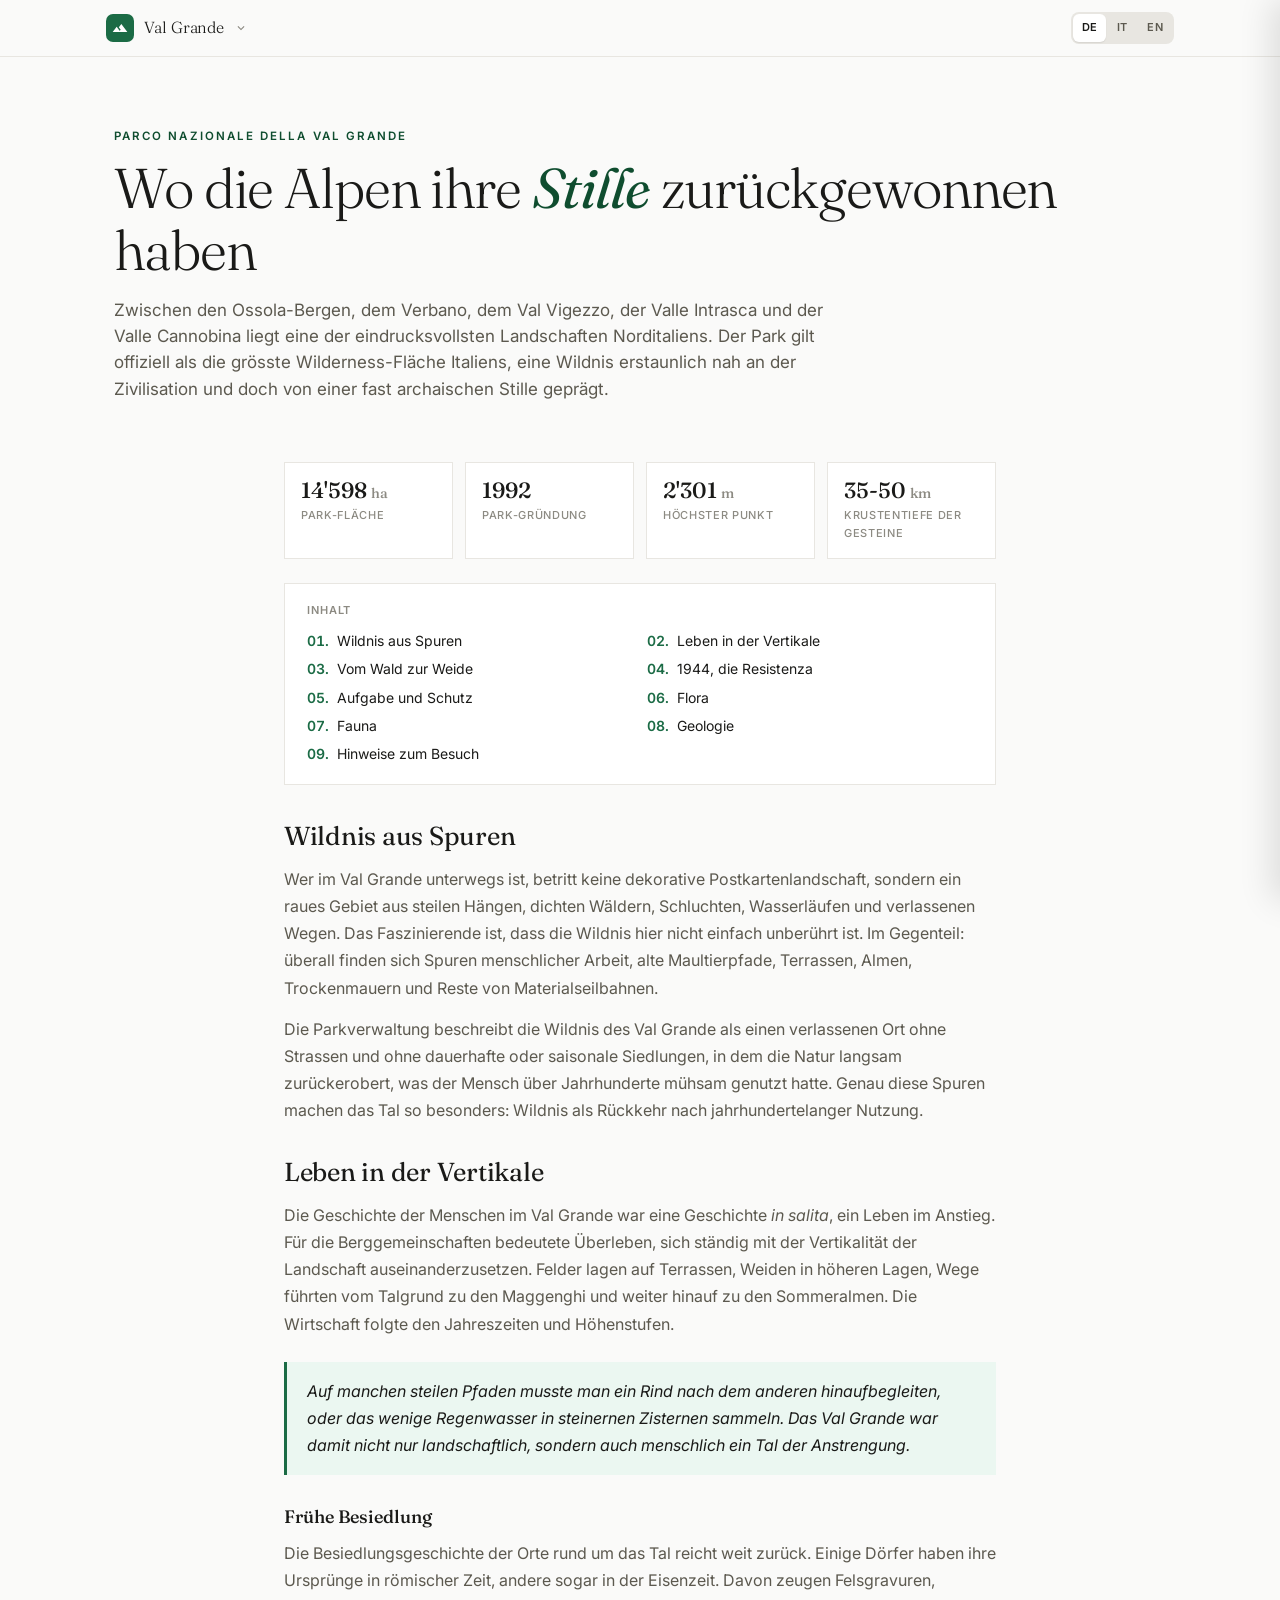
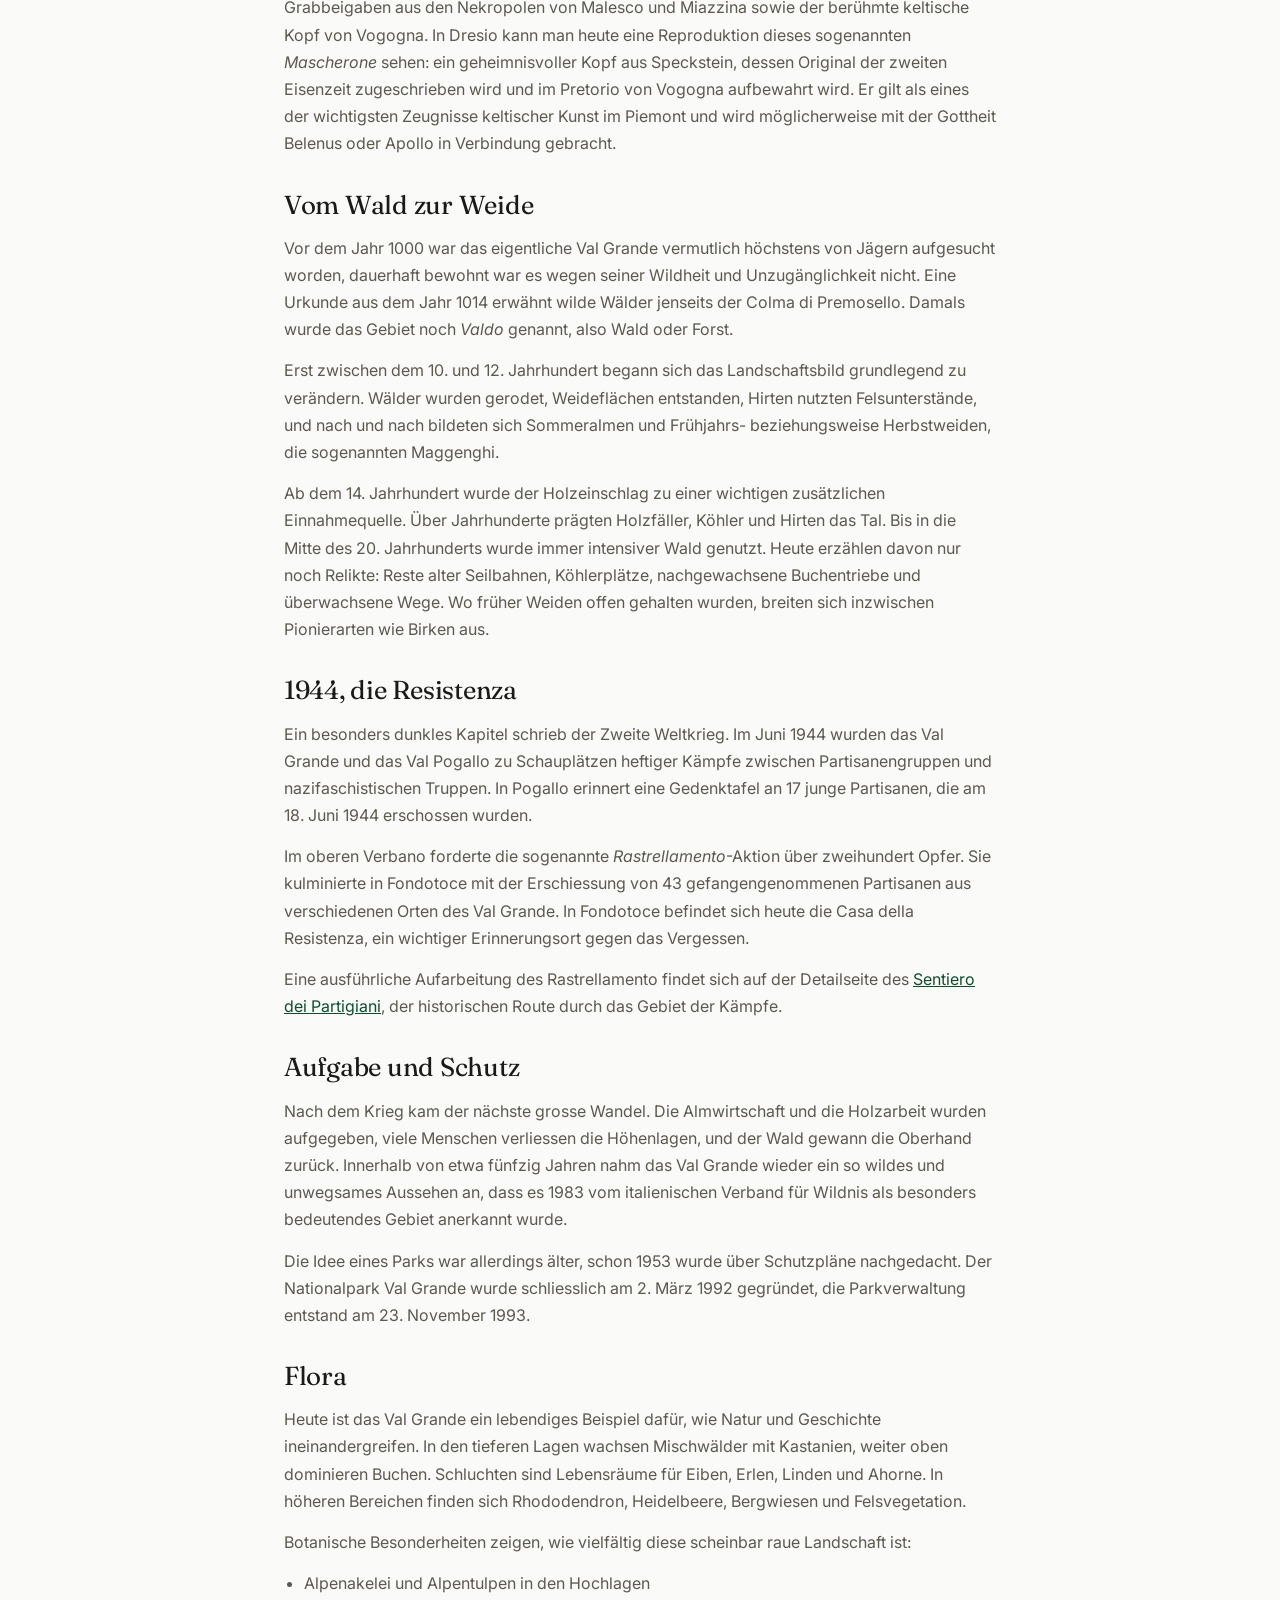
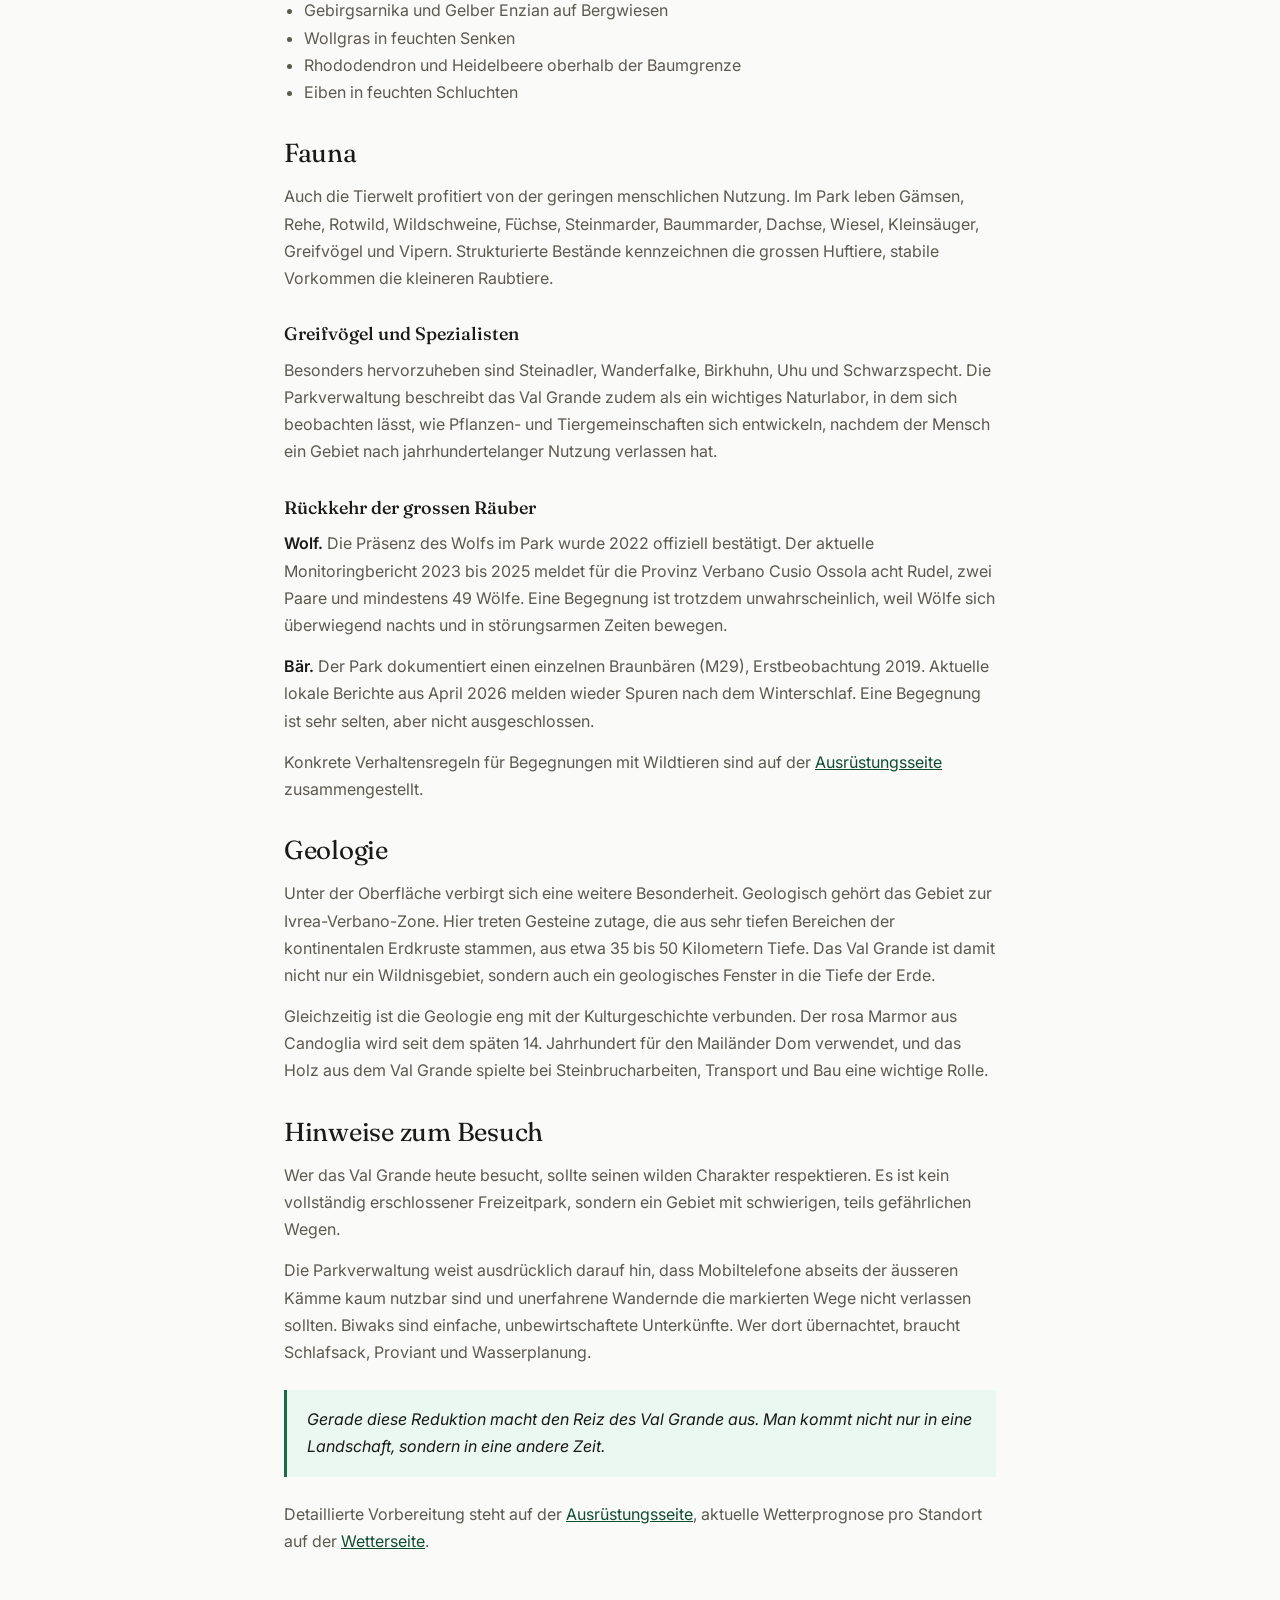
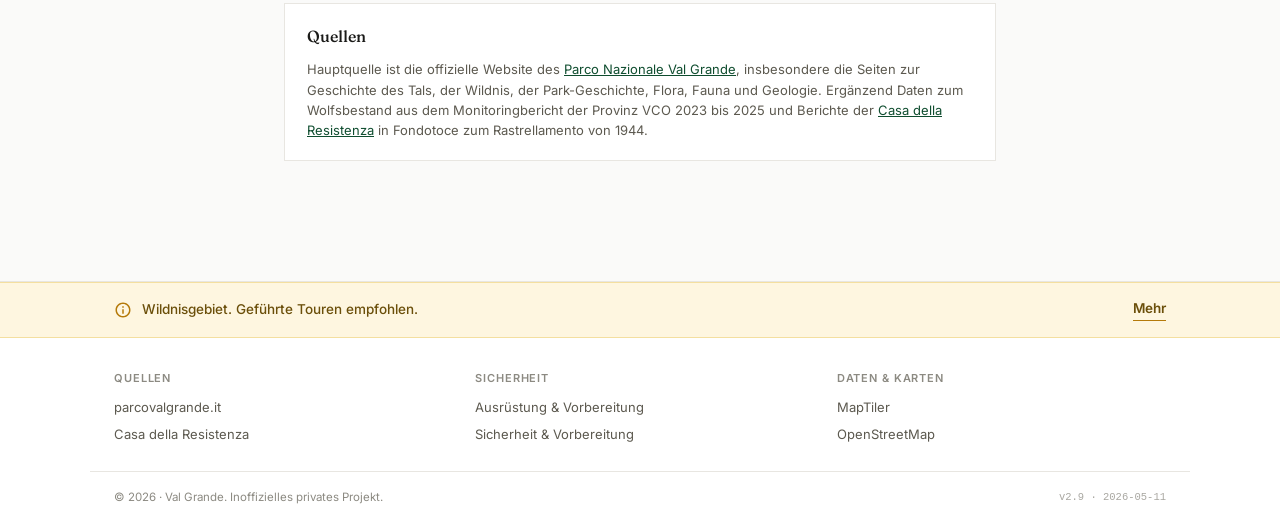
<file: val-grande.html>
<!DOCTYPE html>
<html lang="de">
<head>
<meta charset="UTF-8">
<meta name="viewport" content="width=device-width, initial-scale=1.0">

<title>Über das Val Grande, Wildnis und Geschichte</title>
<meta name="description" content="Überblick zum Parco Nazionale della Val Grande: grösstes Wildnisgebiet Italiens, Geschichte, Geologie, Flora und Fauna, Resistenza, Park-Gründung 1992.">
<meta name="keywords" content="Val Grande, Parco Nazionale, Wildnis, Geschichte, Geologie, Flora, Fauna, Resistenza, Ivrea-Verbano-Zone, Candoglia-Marmor">
<meta name="robots" content="index, follow, max-image-preview:large">
<link rel="canonical" href="https://giovanola.github.io/valgrande/val-grande.html">
<link rel="alternate" hreflang="de" href="https://giovanola.github.io/valgrande/val-grande.html">
<link rel="alternate" hreflang="it" href="https://giovanola.github.io/valgrande/val-grande.html#lang=it">
<link rel="alternate" hreflang="en" href="https://giovanola.github.io/valgrande/val-grande.html#lang=en">
<link rel="alternate" hreflang="x-default" href="https://giovanola.github.io/valgrande/val-grande.html">

<meta property="og:type" content="article">
<meta property="og:site_name" content="Val Grande">
<meta property="og:title" content="Über das Val Grande, Wildnis und Geschichte">
<meta property="og:description" content="Überblick zum Parco Nazionale della Val Grande: grösstes Wildnisgebiet Italiens, Geschichte, Geologie, Flora und Fauna.">
<meta property="og:url" content="https://giovanola.github.io/valgrande/val-grande.html">
<meta property="og:locale" content="de_DE">
<meta property="og:image" content="https://giovanola.github.io/valgrande/val_grande_opengraph.jpeg">
<meta property="og:image:type" content="image/jpeg">
<meta property="og:image:width" content="1200">
<meta property="og:image:height" content="630">

<meta name="theme-color" content="#1B6B45">

<link rel="preconnect" href="https://fonts.googleapis.com">
<link rel="preconnect" href="https://fonts.gstatic.com" crossorigin>
<link href="https://fonts.googleapis.com/css2?family=Fraunces:ital,wght@0,300;0,400;0,500;1,300;1,400&family=Inter:wght@300;400;500;600;700&display=swap" rel="stylesheet">

<link rel="stylesheet" href="assets/css/main.css">

<style>
.vg-hero {
  max-width: var(--max-w);
  margin: 0 auto;
  padding: 50px 16px 24px;
}
.vg-hero .eyebrow {
  font-size: 11.5px;
  text-transform: uppercase;
  letter-spacing: 0.18em;
  color: var(--accent-dark);
  font-weight: 600;
  margin-bottom: 12px;
}
.vg-hero h1 {
  font-family: 'Fraunces', Georgia, serif;
  font-size: 42px;
  font-weight: 300;
  line-height: 1.1;
  letter-spacing: -0.02em;
  margin-bottom: 16px;
}
.vg-hero h1 em { font-style: italic; color: var(--accent-dark); font-weight: 400 }
.vg-hero .lede {
  font-size: 17px;
  color: var(--text-secondary);
  line-height: 1.55;
  max-width: 720px;
}
@media (min-width: 700px) {
  .vg-hero { padding: 70px 24px 36px }
  .vg-hero h1 { font-size: 56px }
}

.vg-prose {
  max-width: 760px;
  margin: 0 auto;
  padding: 0 16px 60px;
}
@media (min-width: 700px) {
  .vg-prose { padding: 0 24px 80px }
}

.vg-prose h2 {
  font-family: 'Fraunces', Georgia, serif;
  font-size: 26px;
  font-weight: 400;
  line-height: 1.2;
  letter-spacing: -0.01em;
  margin-top: 48px;
  margin-bottom: 14px;
  color: var(--text-primary);
}
.vg-prose h2:first-of-type { margin-top: 32px }
.vg-prose h3 {
  font-family: 'Fraunces', Georgia, serif;
  font-size: 18px;
  font-weight: 500;
  margin-top: 28px;
  margin-bottom: 8px;
  color: var(--text-primary);
}
.vg-prose p {
  font-size: 16px;
  line-height: 1.7;
  color: var(--text-secondary);
  margin-bottom: 14px;
}
.vg-prose p strong { color: var(--text-primary); font-weight: 600 }

.vg-toc {
  background: var(--surface);
  border: 1px solid var(--border);
  border-radius: var(--radius);
  padding: 18px 22px;
  margin-bottom: 36px;
}
.vg-toc-label {
  font-size: 11px;
  text-transform: uppercase;
  letter-spacing: 0.08em;
  color: var(--text-tertiary);
  font-weight: 600;
  margin-bottom: 10px;
}
.vg-toc ol {
  list-style: none;
  padding: 0;
  margin: 0;
  display: grid;
  grid-template-columns: 1fr;
  gap: 6px 14px;
}
@media (min-width: 600px) {
  .vg-toc ol { grid-template-columns: 1fr 1fr }
}
.vg-toc li {
  counter-increment: vgtoc;
  font-size: 14px;
}
.vg-toc ol { counter-reset: vgtoc }
.vg-toc li::before {
  content: counter(vgtoc, decimal-leading-zero) ".";
  color: var(--accent);
  font-weight: 600;
  margin-right: 8px;
  font-feature-settings: 'tnum';
}
.vg-toc a {
  color: var(--text-primary);
  text-decoration: none;
  border-bottom: 1px solid transparent;
  transition: border-color var(--transition);
}
.vg-toc a:hover { border-bottom-color: var(--accent) }

.vg-callout {
  background: var(--accent-pale);
  border-left: 3px solid var(--accent);
  padding: 16px 20px;
  border-radius: 0 var(--radius) var(--radius) 0;
  margin: 24px 0;
}
.vg-callout p {
  margin-bottom: 0;
  color: var(--text-primary);
  font-style: italic;
}

.vg-stats {
  display: grid;
  grid-template-columns: repeat(2, 1fr);
  gap: 12px;
  margin: 24px 0;
  padding: 0;
}
@media (min-width: 600px) {
  .vg-stats { grid-template-columns: repeat(4, 1fr) }
}
.vg-stat {
  background: var(--surface);
  border: 1px solid var(--border);
  border-radius: var(--radius);
  padding: 16px;
}
.vg-stat-value {
  font-family: 'Fraunces', Georgia, serif;
  font-size: 22px;
  font-weight: 500;
  color: var(--text-primary);
  line-height: 1;
  font-feature-settings: 'tnum';
}
.vg-stat-unit { font-size: 14px; color: var(--text-tertiary); margin-left: 4px }
.vg-stat-label {
  font-size: 11px;
  text-transform: uppercase;
  letter-spacing: 0.06em;
  color: var(--text-tertiary);
  margin-top: 6px;
  font-weight: 500;
}

.vg-sources {
  margin-top: 48px;
  padding: 20px 22px;
  background: var(--surface);
  border: 1px solid var(--border);
  border-radius: var(--radius);
}
.vg-sources h3 {
  font-family: 'Fraunces', Georgia, serif;
  font-size: 16px;
  margin: 0 0 10px;
  color: var(--text-primary);
}
.vg-sources p {
  font-size: 13px;
  color: var(--text-secondary);
  margin: 0;
  line-height: 1.55;
}
.vg-sources a { color: var(--accent-dark); text-decoration: underline }
</style>
</head>
<body>

<header class="topbar" role="banner">
  <div class="topbar-inner">
    <button class="topbar-brand" aria-label="Menü öffnen">
      <div class="topbar-icon" aria-hidden="true">
        <svg viewBox="0 0 24 24"><path d="M14 6l-3.75 5 2.85 3.8-1.6 1.2C9.81 13.75 7 10 7 10l-6 8h22L14 6z"/></svg>
      </div>
      <span class="topbar-name" data-i18n="brand">Val Grande</span>
    </button>
    <div class="topbar-right">
      <div class="lang-switcher" role="group" aria-label="Sprache wählen">
        <button class="lang-btn active" data-lang="de" aria-label="Deutsch">DE</button>
        <button class="lang-btn" data-lang="it" aria-label="Italiano">IT</button>
        <button class="lang-btn" data-lang="en" aria-label="English">EN</button>
      </div>
    </div>
  </div>
</header>

<div class="drawer-backdrop" id="drawer-backdrop" aria-hidden="true"></div>
<aside class="drawer" id="drawer" role="dialog" aria-labelledby="drawer-title">
  <header class="drawer-header">
    <h2 class="drawer-title" id="drawer-title" data-i18n="safetyDrawerTitle">Sicherheit & Vorbereitung</h2>
    <button class="drawer-close" aria-label="Schliessen">
      <svg viewBox="0 0 24 24"><path d="M19 6.41L17.59 5 12 10.59 6.41 5 5 6.41 10.59 12 5 17.59 6.41 19 12 13.41 17.59 19 19 17.59 13.41 12z"/></svg>
    </button>
  </header>
  <div class="drawer-body">
    <div class="drawer-section">
      <h3 data-i18n="safetyEssentials">Eckpunkte</h3>
      <ul data-i18n="safetyEssentialsList"></ul>
    </div>
    <div class="drawer-section">
      <h3 data-i18n="safetyEmergency">Notrufnummern</h3>
      <ul data-i18n="safetyEmergencyList"></ul>
    </div>
  </div>
</aside>

<section class="vg-hero">
  <div class="eyebrow">Parco Nazionale della Val Grande</div>
  <h1>Wo die Alpen ihre <em>Stille</em> zurückgewonnen haben</h1>
  <p class="lede">Zwischen den Ossola-Bergen, dem Verbano, dem Val Vigezzo, der Valle Intrasca und der Valle Cannobina liegt eine der eindrucksvollsten Landschaften Norditaliens. Der Park gilt offiziell als die grösste Wilderness-Fläche Italiens, eine Wildnis erstaunlich nah an der Zivilisation und doch von einer fast archaischen Stille geprägt.</p>
</section>

<main class="vg-prose">

  <div class="vg-stats">
    <div class="vg-stat">
      <div class="vg-stat-value">14'598<span class="vg-stat-unit">ha</span></div>
      <div class="vg-stat-label">Park-Fläche</div>
    </div>
    <div class="vg-stat">
      <div class="vg-stat-value">1992</div>
      <div class="vg-stat-label">Park-Gründung</div>
    </div>
    <div class="vg-stat">
      <div class="vg-stat-value">2'301<span class="vg-stat-unit">m</span></div>
      <div class="vg-stat-label">Höchster Punkt</div>
    </div>
    <div class="vg-stat">
      <div class="vg-stat-value">35-50<span class="vg-stat-unit">km</span></div>
      <div class="vg-stat-label">Krustentiefe der Gesteine</div>
    </div>
  </div>

  <nav class="vg-toc" aria-label="Inhalt">
    <div class="vg-toc-label">Inhalt</div>
    <ol>
      <li><a href="#wildnis">Wildnis aus Spuren</a></li>
      <li><a href="#leben">Leben in der Vertikale</a></li>
      <li><a href="#geschichte">Vom Wald zur Weide</a></li>
      <li><a href="#krieg">1944, die Resistenza</a></li>
      <li><a href="#park">Aufgabe und Schutz</a></li>
      <li><a href="#flora">Flora</a></li>
      <li><a href="#fauna">Fauna</a></li>
      <li><a href="#geologie">Geologie</a></li>
      <li><a href="#besuch">Hinweise zum Besuch</a></li>
    </ol>
  </nav>

  <section id="wildnis">
    <h2>Wildnis aus Spuren</h2>
    <p>Wer im Val Grande unterwegs ist, betritt keine dekorative Postkartenlandschaft, sondern ein raues Gebiet aus steilen Hängen, dichten Wäldern, Schluchten, Wasserläufen und verlassenen Wegen. Das Faszinierende ist, dass die Wildnis hier nicht einfach unberührt ist. Im Gegenteil: überall finden sich Spuren menschlicher Arbeit, alte Maultierpfade, Terrassen, Almen, Trockenmauern und Reste von Materialseilbahnen.</p>
    <p>Die Parkverwaltung beschreibt die Wildnis des Val Grande als einen verlassenen Ort ohne Strassen und ohne dauerhafte oder saisonale Siedlungen, in dem die Natur langsam zurückerobert, was der Mensch über Jahrhunderte mühsam genutzt hatte. Genau diese Spuren machen das Tal so besonders: Wildnis als Rückkehr nach jahrhundertelanger Nutzung.</p>
  </section>

  <section id="leben">
    <h2>Leben in der Vertikale</h2>
    <p>Die Geschichte der Menschen im Val Grande war eine Geschichte <em>in salita</em>, ein Leben im Anstieg. Für die Berggemeinschaften bedeutete Überleben, sich ständig mit der Vertikalität der Landschaft auseinanderzusetzen. Felder lagen auf Terrassen, Weiden in höheren Lagen, Wege führten vom Talgrund zu den Maggenghi und weiter hinauf zu den Sommeralmen. Die Wirtschaft folgte den Jahreszeiten und Höhenstufen.</p>
    <div class="vg-callout">
      <p>Auf manchen steilen Pfaden musste man ein Rind nach dem anderen hinaufbegleiten, oder das wenige Regenwasser in steinernen Zisternen sammeln. Das Val Grande war damit nicht nur landschaftlich, sondern auch menschlich ein Tal der Anstrengung.</p>
    </div>
    <h3>Frühe Besiedlung</h3>
    <p>Die Besiedlungsgeschichte der Orte rund um das Tal reicht weit zurück. Einige Dörfer haben ihre Ursprünge in römischer Zeit, andere sogar in der Eisenzeit. Davon zeugen Felsgravuren, Grabbeigaben aus den Nekropolen von Malesco und Miazzina sowie der berühmte keltische Kopf von Vogogna. In Dresio kann man heute eine Reproduktion dieses sogenannten <em>Mascherone</em> sehen: ein geheimnisvoller Kopf aus Speckstein, dessen Original der zweiten Eisenzeit zugeschrieben wird und im Pretorio von Vogogna aufbewahrt wird. Er gilt als eines der wichtigsten Zeugnisse keltischer Kunst im Piemont und wird möglicherweise mit der Gottheit Belenus oder Apollo in Verbindung gebracht.</p>
  </section>

  <section id="geschichte">
    <h2>Vom Wald zur Weide</h2>
    <p>Vor dem Jahr 1000 war das eigentliche Val Grande vermutlich höchstens von Jägern aufgesucht worden, dauerhaft bewohnt war es wegen seiner Wildheit und Unzugänglichkeit nicht. Eine Urkunde aus dem Jahr 1014 erwähnt wilde Wälder jenseits der Colma di Premosello. Damals wurde das Gebiet noch <em>Valdo</em> genannt, also Wald oder Forst.</p>
    <p>Erst zwischen dem 10. und 12. Jahrhundert begann sich das Landschaftsbild grundlegend zu verändern. Wälder wurden gerodet, Weideflächen entstanden, Hirten nutzten Felsunterstände, und nach und nach bildeten sich Sommeralmen und Frühjahrs- beziehungsweise Herbstweiden, die sogenannten Maggenghi.</p>
    <p>Ab dem 14. Jahrhundert wurde der Holzeinschlag zu einer wichtigen zusätzlichen Einnahmequelle. Über Jahrhunderte prägten Holzfäller, Köhler und Hirten das Tal. Bis in die Mitte des 20. Jahrhunderts wurde immer intensiver Wald genutzt. Heute erzählen davon nur noch Relikte: Reste alter Seilbahnen, Köhlerplätze, nachgewachsene Buchentriebe und überwachsene Wege. Wo früher Weiden offen gehalten wurden, breiten sich inzwischen Pionierarten wie Birken aus.</p>
  </section>

  <section id="krieg">
    <h2>1944, die Resistenza</h2>
    <p>Ein besonders dunkles Kapitel schrieb der Zweite Weltkrieg. Im Juni 1944 wurden das Val Grande und das Val Pogallo zu Schauplätzen heftiger Kämpfe zwischen Partisanengruppen und nazifaschistischen Truppen. In Pogallo erinnert eine Gedenktafel an 17 junge Partisanen, die am 18. Juni 1944 erschossen wurden.</p>
    <p>Im oberen Verbano forderte die sogenannte <em>Rastrellamento</em>-Aktion über zweihundert Opfer. Sie kulminierte in Fondotoce mit der Erschiessung von 43 gefangengenommenen Partisanen aus verschiedenen Orten des Val Grande. In Fondotoce befindet sich heute die Casa della Resistenza, ein wichtiger Erinnerungsort gegen das Vergessen.</p>
    <p>Eine ausführliche Aufarbeitung des Rastrellamento findet sich auf der Detailseite des <a href="routes/sentiero-dei-partigiani.html" style="color:var(--accent-dark);">Sentiero dei Partigiani</a>, der historischen Route durch das Gebiet der Kämpfe.</p>
  </section>

  <section id="park">
    <h2>Aufgabe und Schutz</h2>
    <p>Nach dem Krieg kam der nächste grosse Wandel. Die Almwirtschaft und die Holzarbeit wurden aufgegeben, viele Menschen verliessen die Höhenlagen, und der Wald gewann die Oberhand zurück. Innerhalb von etwa fünfzig Jahren nahm das Val Grande wieder ein so wildes und unwegsames Aussehen an, dass es 1983 vom italienischen Verband für Wildnis als besonders bedeutendes Gebiet anerkannt wurde.</p>
    <p>Die Idee eines Parks war allerdings älter, schon 1953 wurde über Schutzpläne nachgedacht. Der Nationalpark Val Grande wurde schliesslich am 2. März 1992 gegründet, die Parkverwaltung entstand am 23. November 1993.</p>
  </section>

  <section id="flora">
    <h2>Flora</h2>
    <p>Heute ist das Val Grande ein lebendiges Beispiel dafür, wie Natur und Geschichte ineinandergreifen. In den tieferen Lagen wachsen Mischwälder mit Kastanien, weiter oben dominieren Buchen. Schluchten sind Lebensräume für Eiben, Erlen, Linden und Ahorne. In höheren Bereichen finden sich Rhododendron, Heidelbeere, Bergwiesen und Felsvegetation.</p>
    <p>Botanische Besonderheiten zeigen, wie vielfältig diese scheinbar raue Landschaft ist:</p>
    <ul style="font-size:16px;line-height:1.7;color:var(--text-secondary);margin-bottom:14px;padding-left:20px;">
      <li>Alpenakelei und Alpentulpen in den Hochlagen</li>
      <li>Gebirgsarnika und Gelber Enzian auf Bergwiesen</li>
      <li>Wollgras in feuchten Senken</li>
      <li>Rhododendron und Heidelbeere oberhalb der Baumgrenze</li>
      <li>Eiben in feuchten Schluchten</li>
    </ul>
  </section>

  <section id="fauna">
    <h2>Fauna</h2>
    <p>Auch die Tierwelt profitiert von der geringen menschlichen Nutzung. Im Park leben Gämsen, Rehe, Rotwild, Wildschweine, Füchse, Steinmarder, Baummarder, Dachse, Wiesel, Kleinsäuger, Greifvögel und Vipern. Strukturierte Bestände kennzeichnen die grossen Huftiere, stabile Vorkommen die kleineren Raubtiere.</p>

    <h3>Greifvögel und Spezialisten</h3>
    <p>Besonders hervorzuheben sind Steinadler, Wanderfalke, Birkhuhn, Uhu und Schwarzspecht. Die Parkverwaltung beschreibt das Val Grande zudem als ein wichtiges Naturlabor, in dem sich beobachten lässt, wie Pflanzen- und Tiergemeinschaften sich entwickeln, nachdem der Mensch ein Gebiet nach jahrhundertelanger Nutzung verlassen hat.</p>

    <h3>Rückkehr der grossen Räuber</h3>
    <p><strong>Wolf.</strong> Die Präsenz des Wolfs im Park wurde 2022 offiziell bestätigt. Der aktuelle Monitoringbericht 2023 bis 2025 meldet für die Provinz Verbano Cusio Ossola acht Rudel, zwei Paare und mindestens 49 Wölfe. Eine Begegnung ist trotzdem unwahrscheinlich, weil Wölfe sich überwiegend nachts und in störungsarmen Zeiten bewegen.</p>
    <p><strong>Bär.</strong> Der Park dokumentiert einen einzelnen Braunbären (M29), Erstbeobachtung 2019. Aktuelle lokale Berichte aus April 2026 melden wieder Spuren nach dem Winterschlaf. Eine Begegnung ist sehr selten, aber nicht ausgeschlossen.</p>
    <p>Konkrete Verhaltensregeln für Begegnungen mit Wildtieren sind auf der <a href="ausruestung.html#tiere" style="color:var(--accent-dark);">Ausrüstungsseite</a> zusammengestellt.</p>
  </section>

  <section id="geologie">
    <h2>Geologie</h2>
    <p>Unter der Oberfläche verbirgt sich eine weitere Besonderheit. Geologisch gehört das Gebiet zur Ivrea-Verbano-Zone. Hier treten Gesteine zutage, die aus sehr tiefen Bereichen der kontinentalen Erdkruste stammen, aus etwa 35 bis 50 Kilometern Tiefe. Das Val Grande ist damit nicht nur ein Wildnisgebiet, sondern auch ein geologisches Fenster in die Tiefe der Erde.</p>
    <p>Gleichzeitig ist die Geologie eng mit der Kulturgeschichte verbunden. Der rosa Marmor aus Candoglia wird seit dem späten 14. Jahrhundert für den Mailänder Dom verwendet, und das Holz aus dem Val Grande spielte bei Steinbrucharbeiten, Transport und Bau eine wichtige Rolle.</p>
  </section>

  <section id="besuch">
    <h2>Hinweise zum Besuch</h2>
    <p>Wer das Val Grande heute besucht, sollte seinen wilden Charakter respektieren. Es ist kein vollständig erschlossener Freizeitpark, sondern ein Gebiet mit schwierigen, teils gefährlichen Wegen.</p>
    <p>Die Parkverwaltung weist ausdrücklich darauf hin, dass Mobiltelefone abseits der äusseren Kämme kaum nutzbar sind und unerfahrene Wandernde die markierten Wege nicht verlassen sollten. Biwaks sind einfache, unbewirtschaftete Unterkünfte. Wer dort übernachtet, braucht Schlafsack, Proviant und Wasserplanung.</p>
    <div class="vg-callout">
      <p>Gerade diese Reduktion macht den Reiz des Val Grande aus. Man kommt nicht nur in eine Landschaft, sondern in eine andere Zeit.</p>
    </div>
    <p>Detaillierte Vorbereitung steht auf der <a href="ausruestung.html" style="color:var(--accent-dark);">Ausrüstungsseite</a>, aktuelle Wetterprognose pro Standort auf der <a href="wetter.html" style="color:var(--accent-dark);">Wetterseite</a>.</p>
  </section>

  <div class="vg-sources">
    <h3>Quellen</h3>
    <p>Hauptquelle ist die offizielle Website des <a href="https://www.parcovalgrande.it/" target="_blank" rel="noopener">Parco Nazionale Val Grande</a>, insbesondere die Seiten zur Geschichte des Tals, der Wildnis, der Park-Geschichte, Flora, Fauna und Geologie. Ergänzend Daten zum Wolfsbestand aus dem Monitoringbericht der Provinz VCO 2023 bis 2025 und Berichte der <a href="https://www.casadellaresistenza.it/" target="_blank" rel="noopener">Casa della Resistenza</a> in Fondotoce zum Rastrellamento von 1944.</p>
  </div>

</main>

<footer role="contentinfo">

  <a class="footer-hint" href="ausruestung.html">
    <div class="footer-hint-inner">
      <svg class="footer-hint-icon" viewBox="0 0 24 24" aria-hidden="true"><path d="M12 2C6.48 2 2 6.48 2 12s4.48 10 10 10 10-4.48 10-10S17.52 2 12 2zm0 18c-4.41 0-8-3.59-8-8s3.59-8 8-8 8 3.59 8 8-3.59 8-8 8zm-1-13h2v2h-2zm0 4h2v6h-2z"/></svg>
      <span class="footer-hint-text" data-i18n="footerWildernessHint">Wildnisgebiet. Geführte Touren empfohlen.</span>
      <span class="footer-hint-link" data-i18n="safetyMore">Mehr</span>
    </div>
  </a>

  <div class="footer-inner">
    <div class="footer-section">
      <h4 data-i18n="footerSources">Quellen</h4>
      <a href="https://www.parcovalgrande.it/" target="_blank" rel="noopener">parcovalgrande.it</a>
      <a href="https://www.casadellaresistenza.it/" target="_blank" rel="noopener">Casa della Resistenza</a>
    </div>
    <div class="footer-section">
      <h4 data-i18n="footerLegal">Sicherheit</h4>
      <a href="ausruestung.html" data-i18n="footerEquipment">Ausrüstung & Vorbereitung</a>
      <a href="#" id="footer-safety-link" data-i18n="footerSafetyLink">Sicherheit & Vorbereitung</a>
    </div>
    <div class="footer-section">
      <h4 data-i18n="footerData">Daten & Karten</h4>
      <a href="https://www.maptiler.com/" target="_blank" rel="noopener">MapTiler</a>
      <a href="https://www.openstreetmap.org/copyright" target="_blank" rel="noopener">OpenStreetMap</a>
    </div>
  </div>
  <div class="footer-bottom">
    <span data-i18n="footerCopyright">© 2026 · Val Grande</span>
    <span class="footer-version" id="footer-version"></span>
  </div>
</footer>

<script type="application/ld+json" data-page-jsonld>{"@context": "https://schema.org", "inLanguage": "de", "url": "https://giovanola.github.io/valgrande/val-grande.html", "name": "Parco Nazionale della Val Grande", "description": "Italiens grösstes Wildnisgebiet, Geschichte, Geologie, Flora und Fauna im Überblick.", "@type": "TouristAttraction", "geo": {"@type": "GeoCoordinates", "latitude": 46.04, "longitude": 8.45}, "containsPlace": {"@type": "NationalPark", "name": "Parco Nazionale della Val Grande", "url": "https://www.parcovalgrande.it/"}}</script>
<script>
window.PAGE_SEO = {"de": {"title": "Über das Val Grande, Wildnis, Geschichte, Geologie und Fauna", "description": "Überblick zum Parco Nazionale della Val Grande: grösstes Wildnisgebiet Italiens, Geschichte von Almwirtschaft und Resistenza, Geologie der Ivrea-Verbano-Zone, Flora und Fauna.", "jsonLd": {"@context": "https://schema.org", "inLanguage": "de", "url": "https://giovanola.github.io/valgrande/val-grande.html", "name": "Parco Nazionale della Val Grande", "description": "Italiens grösstes Wildnisgebiet, Geschichte, Geologie, Flora und Fauna im Überblick.", "@type": "TouristAttraction", "geo": {"@type": "GeoCoordinates", "latitude": 46.04, "longitude": 8.45}, "containsPlace": {"@type": "NationalPark", "name": "Parco Nazionale della Val Grande", "url": "https://www.parcovalgrande.it/"}}}, "it": {"title": "Sul Val Grande, natura selvaggia, storia, geologia e fauna", "description": "Panoramica sul Parco Nazionale della Val Grande: la più grande wilderness d'Italia, storia dell'alpeggio e della Resistenza, geologia della zona Ivrea-Verbano, flora e fauna.", "jsonLd": {"@context": "https://schema.org", "inLanguage": "it", "url": "https://giovanola.github.io/valgrande/val-grande.html", "name": "Parco Nazionale della Val Grande", "description": "La più grande wilderness d'Italia, storia, geologia, flora e fauna in sintesi.", "@type": "TouristAttraction", "geo": {"@type": "GeoCoordinates", "latitude": 46.04, "longitude": 8.45}, "containsPlace": {"@type": "NationalPark", "name": "Parco Nazionale della Val Grande", "url": "https://www.parcovalgrande.it/"}}}, "en": {"title": "About the Val Grande, wilderness, history, geology and fauna", "description": "Overview of Parco Nazionale della Val Grande: Italy's largest wilderness area, history of alpine pastoralism and the Resistance, geology of the Ivrea-Verbano zone, flora and fauna.", "jsonLd": {"@context": "https://schema.org", "inLanguage": "en", "url": "https://giovanola.github.io/valgrande/val-grande.html", "name": "Parco Nazionale della Val Grande", "description": "Italy's largest wilderness area, history, geology, flora and fauna at a glance.", "@type": "TouristAttraction", "geo": {"@type": "GeoCoordinates", "latitude": 46.04, "longitude": 8.45}, "containsPlace": {"@type": "NationalPark", "name": "Parco Nazionale della Val Grande", "url": "https://www.parcovalgrande.it/"}}}};
</script>
<script src="assets/js/config.js"></script>
<script src="assets/js/core.js"></script>
<script>
document.getElementById('footer-safety-link')?.addEventListener('click', e => { e.preventDefault(); openDrawer(); });
(function setVersion() {
  const cfg = window.VG_CONFIG || {};
  const el = document.getElementById('footer-version');
  if (el && cfg.version && cfg.releaseDate) el.textContent = `v${cfg.version} \u00b7 ${cfg.releaseDate}`;
})();
</script>
</body>
</html>
</file>
<file: assets/css/main.css>
/* ============================================================
   VAL GRANDE — DESIGN SYSTEM
   Mobile-first, accessible, minimalist
============================================================ */

/* RESET & BASE */
*, *::before, *::after { box-sizing: border-box; margin: 0; padding: 0 }
html { -webkit-text-size-adjust: 100%; scroll-behavior: smooth }

/* Global SVG safety: prevent any SVG from breaking out of its container.
   Without this, a missing parent rule can render an icon at full page width. */
svg {
  max-width: 100%;
  height: auto;
  display: inline-block;
}
svg:not([width]):not([height]) {
  max-width: 24px;
  max-height: 24px;
}
body {
  font-family: 'Inter', system-ui, -apple-system, sans-serif;
  background: var(--bg);
  color: var(--text-primary);
  line-height: 1.6;
  min-height: 100vh;
  -webkit-font-smoothing: antialiased;
  -moz-osx-font-smoothing: grayscale;
}
img, svg { max-width: 100%; display: block }
button { font: inherit; cursor: pointer; border: none; background: none; color: inherit }
a { color: inherit }

/* DESIGN TOKENS */
:root {
  /* Color */
  --bg: #FAFAF9;
  --surface: #FFFFFF;
  --surface-2: #F5F4F0;
  --border: #E8E6E1;
  --border-strong: #D4D1CA;
  --text-primary: #1A1A18;
  --text-secondary: #5C594F;
  --text-tertiary: #8C8A82;
  --accent: #1B6B45;
  --accent-pale: #EBF7F1;
  --accent-dark: #0F4D2F;
  --gold: #B7791F;
  --red: #C0392B;
  --warning-bg: #FEF8E8;
  --warning-border: #E8C76B;
  --warning-text: #6B5212;

  /* Geometry */
  --radius-sm: 6px;
  --radius-md: 10px;
  --radius-lg: 18px;
  --shadow-sm: 0 1px 2px rgba(0,0,0,.05), 0 1px 1px rgba(0,0,0,.03);
  --shadow-md: 0 4px 16px rgba(0,0,0,.06), 0 2px 6px rgba(0,0,0,.04);
  --shadow-lg: 0 12px 40px rgba(0,0,0,.08), 0 4px 12px rgba(0,0,0,.04);

  /* Type */
  --font-display: 'Fraunces', Georgia, 'Times New Roman', serif;
  --font-body: 'Inter', system-ui, -apple-system, sans-serif;

  /* Layout */
  --max-w: 1100px;
  --transition: 200ms cubic-bezier(.4, 0, .2, 1);
}

/* ============================================================
   TOPBAR (minimal navigation)
============================================================ */
.topbar {
  position: sticky;
  top: 0;
  z-index: 100;
  background: rgba(250, 250, 249, .92);
  backdrop-filter: blur(12px);
  -webkit-backdrop-filter: blur(12px);
  border-bottom: 1px solid var(--border);
}
.topbar-inner {
  max-width: var(--max-w);
  margin: 0 auto;
  height: 56px;
  padding: 0 16px;
  display: flex;
  align-items: center;
  justify-content: space-between;
  gap: 12px;
}
.topbar-brand {
  display: flex;
  align-items: center;
  gap: 10px;
  text-decoration: none;
  flex-shrink: 0;
  cursor: pointer;
  padding: 4px 8px 4px 4px;
  margin-left: -4px;
  border-radius: 8px;
  background: transparent;
  border: none;
  font: inherit;
  transition: background var(--transition);
  position: relative;
}
.topbar-brand:hover {
  background: var(--surface);
}
.topbar-brand[aria-expanded="true"] {
  background: var(--surface);
}
.topbar-icon {
  width: 28px;
  height: 28px;
  background: var(--accent);
  border-radius: 7px;
  display: flex;
  align-items: center;
  justify-content: center;
  flex-shrink: 0;
  cursor: pointer;
  transition: transform var(--transition), background var(--transition);
}
.topbar-icon:hover {
  transform: scale(1.06);
  background: var(--accent-dark);
}
.topbar-icon svg { width: 16px; height: 16px; fill: #fff }
.topbar-name {
  font-family: var(--font-display);
  font-size: 16px;
  font-weight: 300;
  letter-spacing: -.005em;
  color: var(--text-primary);
  white-space: nowrap;
  overflow: hidden;
  text-overflow: ellipsis;
}
.topbar-chevron {
  width: 14px !important;
  height: 14px !important;
  fill: var(--text-tertiary);
  transition: transform var(--transition);
  flex-shrink: 0;
}
.topbar-brand[aria-expanded="true"] .topbar-chevron {
  transform: rotate(180deg);
}

/* ============================================================
   BRAND MENU (dropdown that opens on logo click)
============================================================ */
.brand-menu {
  position: fixed;
  top: 64px;
  left: 16px;
  width: min(calc(100% - 32px), 340px);
  background: var(--surface);
  border: 1px solid var(--border);
  border-radius: var(--radius-lg);
  box-shadow: var(--shadow-lg);
  padding: 8px;
  z-index: 200;
  opacity: 0;
  visibility: hidden;
  transform: translateY(-8px);
  transition: opacity var(--transition), transform var(--transition), visibility var(--transition);
}
.brand-menu.open {
  opacity: 1;
  visibility: visible;
  transform: translateY(0);
}
@media (min-width: 700px) {
  .brand-menu {
    left: max(24px, calc(50% - var(--max-w) / 2 + 24px));
  }
}

.brand-menu-item {
  display: flex;
  align-items: flex-start;
  gap: 12px;
  padding: 12px 14px;
  border-radius: 10px;
  text-decoration: none;
  color: inherit;
  transition: background var(--transition);
}
.brand-menu-item:hover {
  background: var(--accent-pale);
}
.brand-menu-item.active {
  background: var(--accent-pale);
}
.brand-menu-item.active .brand-menu-title { color: var(--accent-dark) }

.brand-menu-icon {
  width: 36px !important;
  height: 36px !important;
  flex-shrink: 0;
  border-radius: 9px;
  background: var(--accent-pale);
  display: flex;
  align-items: center;
  justify-content: center;
}
.brand-menu-icon svg {
  width: 18px !important;
  height: 18px !important;
  fill: var(--accent-dark);
}
.brand-menu-text {
  flex: 1;
  min-width: 0;
}
.brand-menu-title {
  font-family: var(--font-display);
  font-size: 15px;
  font-weight: 400;
  color: var(--text-primary);
  margin-bottom: 2px;
  line-height: 1.3;
}
.brand-menu-sub {
  font-size: 12.5px;
  color: var(--text-tertiary);
  line-height: 1.4;
}
.topbar-right {
  display: flex;
  align-items: center;
  gap: 8px;
  flex-shrink: 0;
}

/* Language switcher (3 letters max, mobile-friendly) */
.lang-switcher {
  display: flex;
  background: var(--border);
  border-radius: 8px;
  padding: 2px;
  gap: 1px;
}
.lang-btn {
  padding: 5px 9px;
  border-radius: 6px;
  color: var(--text-secondary);
  font-size: 11px;
  font-weight: 600;
  letter-spacing: .03em;
  transition: all var(--transition);
  min-width: 30px;
}
.lang-btn.active {
  background: var(--surface);
  color: var(--text-primary);
  box-shadow: var(--shadow-sm);
}
.lang-btn:hover:not(.active) { color: var(--text-primary) }

/* ============================================================
   INFO BAR (minimal safety hint)
============================================================ */
.info-bar {
  background: var(--surface-2);
  border-bottom: 1px solid var(--border);
}
.info-bar-inner {
  max-width: var(--max-w);
  margin: 0 auto;
  padding: 8px 16px;
  display: flex;
  align-items: center;
  gap: 8px;
  font-size: 12.5px;
  color: var(--text-secondary);
  line-height: 1.4;
}
.info-bar-icon {
  flex-shrink: 0;
  width: 14px;
  height: 14px;
  fill: var(--accent);
}
.info-bar-text { flex: 1; min-width: 0 }
.info-bar-link {
  color: var(--accent);
  text-decoration: none;
  font-weight: 500;
  white-space: nowrap;
  border-bottom: 1px solid transparent;
  transition: border-color var(--transition);
}
.info-bar-link:hover { border-bottom-color: var(--accent) }

@media (max-width: 480px) {
  .info-bar-inner { font-size: 11.5px; padding: 7px 14px }
}

/* ============================================================
   HERO
============================================================ */
.hero {
  padding: 28px 16px 24px;
  max-width: var(--max-w);
  margin: 0 auto;
}
.hero-eyebrow {
  display: inline-flex;
  align-items: center;
  gap: 6px;
  font-size: 11px;
  font-weight: 600;
  letter-spacing: .08em;
  text-transform: uppercase;
  color: var(--accent);
  margin-bottom: 16px;
}
.hero-eyebrow::before {
  content: '';
  width: 18px;
  height: 1px;
  background: var(--accent);
}
.hero h1 {
  font-family: var(--font-display);
  font-size: clamp(28px, 7vw, 48px);
  font-weight: 300;
  line-height: 1.08;
  letter-spacing: -.02em;
  margin-bottom: 12px;
  color: var(--text-primary);
}
.hero h1 em {
  font-style: italic;
  color: var(--accent);
}
.hero-sub {
  font-size: clamp(15px, 3vw, 17px);
  color: var(--text-secondary);
  font-weight: 300;
  max-width: 620px;
  line-height: 1.65;
}

@media (min-width: 768px) {
  .hero { padding: 44px 24px 32px }
}

/* ============================================================
   CONTENT
============================================================ */
.content {
  max-width: var(--max-w);
  margin: 0 auto;
  padding: 0 16px 60px;
}
@media (min-width: 768px) {
  .content { padding: 0 24px 80px }
}

.section-label {
  font-size: 11px;
  font-weight: 600;
  letter-spacing: .1em;
  text-transform: uppercase;
  color: var(--text-tertiary);
  margin-bottom: 12px;
}

/* ============================================================
   KPI ROW — wraps on mobile
============================================================ */
.kpi-row {
  display: grid;
  grid-template-columns: repeat(2, 1fr);
  border: 1px solid var(--border);
  border-radius: var(--radius-md);
  background: var(--surface);
  overflow: hidden;
  box-shadow: var(--shadow-sm);
  margin-bottom: 24px;
}
.kpi-cell {
  padding: 14px 16px;
  border-right: 1px solid var(--border);
  border-bottom: 1px solid var(--border);
}
.kpi-cell:nth-child(2n) { border-right: none }
.kpi-row > .kpi-cell:nth-last-child(-n+2) { border-bottom: none }

.kpi-val {
  font-family: var(--font-display);
  font-size: 22px;
  font-weight: 300;
  letter-spacing: -.02em;
  line-height: 1;
}
.kpi-val .unit {
  font-size: 12px;
  color: var(--text-tertiary);
  margin-left: 3px;
  font-family: var(--font-body);
}
.kpi-lbl {
  font-size: 10px;
  font-weight: 600;
  letter-spacing: .08em;
  text-transform: uppercase;
  color: var(--text-tertiary);
  margin-top: 4px;
}

@media (min-width: 640px) {
  .kpi-row { grid-template-columns: repeat(3, 1fr) }
  .kpi-cell:nth-child(n) { border-right: 1px solid var(--border); border-bottom: 1px solid var(--border) }
  .kpi-cell:nth-child(3n) { border-right: none }
  .kpi-row > .kpi-cell:nth-last-child(-n+3) { border-bottom: none }
}
@media (min-width: 900px) {
  .kpi-row { grid-template-columns: repeat(6, 1fr) }
  .kpi-cell:nth-child(n) { border-right: 1px solid var(--border); border-bottom: none }
  .kpi-cell:last-child { border-right: none }
  .kpi-val { font-size: 24px }
}

/* ============================================================
   STAGE TABS (multi-day routes)
============================================================ */
.stage-tabs {
  display: flex;
  gap: 4px;
  margin-bottom: 14px;
  overflow-x: auto;
  scrollbar-width: none;
  -ms-overflow-style: none;
  padding-bottom: 2px;
}
.stage-tabs::-webkit-scrollbar { display: none }
.stage-tab {
  padding: 8px 14px;
  border-radius: 8px;
  font-size: 13px;
  font-weight: 500;
  color: var(--text-secondary);
  white-space: nowrap;
  border: 1px solid var(--border);
  background: var(--surface);
  transition: all var(--transition);
  flex-shrink: 0;
}
.stage-tab:hover { border-color: var(--border-strong) }
.stage-tab.active {
  background: var(--text-primary);
  color: #fff;
  border-color: var(--text-primary);
}

/* ============================================================
   MAP
============================================================ */
.map-wrap {
  position: relative;
  border: 1px solid var(--border);
  border-radius: var(--radius-lg);
  overflow: hidden;
  box-shadow: var(--shadow-md);
  background: #1A1A18;
  margin-bottom: 24px;
}
#map { width: 100%; height: clamp(360px, 55vh, 600px) }

.map-controls {
  position: absolute;
  top: 12px;
  right: 12px;
  display: flex;
  flex-direction: column;
  gap: 6px;
  z-index: 10;
}
.map-btn {
  background: rgba(255,255,255,.95);
  border: 1px solid var(--border);
  border-radius: 8px;
  padding: 7px 11px;
  font-size: 11px;
  font-weight: 600;
  letter-spacing: .04em;
  color: var(--text-primary);
  box-shadow: var(--shadow-sm);
  white-space: nowrap;
  transition: all var(--transition);
  min-height: 32px;
  min-width: 32px;
}
.map-btn:hover {
  background: #fff;
  transform: translateY(-1px);
  box-shadow: var(--shadow-md);
}
.map-btn.active {
  background: var(--accent);
  color: #fff;
  border-color: var(--accent);
}

/* Map hover popup */
.hover-popup {
  position: absolute;
  top: 12px;
  left: 12px;
  background: rgba(26,26,24,.92);
  backdrop-filter: blur(12px);
  color: #fff;
  padding: 10px 14px;
  border-radius: 10px;
  font-size: 12px;
  pointer-events: none;
  opacity: 0;
  transition: opacity 150ms ease;
  z-index: 5;
  min-width: 150px;
  max-width: 220px;
}
.hover-popup.visible { opacity: 1 }
.hover-popup .label {
  font-size: 9px;
  font-weight: 600;
  letter-spacing: .08em;
  text-transform: uppercase;
  opacity: .6;
}
.hover-popup .val {
  font-family: var(--font-display);
  font-size: 16px;
  font-weight: 300;
}
.hover-popup .row {
  display: flex;
  gap: 14px;
  margin-top: 8px;
}
.hover-popup .row > div { flex: 1 }
.hover-popup .row .val { font-size: 14px }

/* Hover marker on map */
.hover-marker {
  width: 14px;
  height: 14px;
  border-radius: 50%;
  background: var(--accent);
  border: 3px solid #fff;
  box-shadow: 0 0 0 1px rgba(0,0,0,.3), 0 2px 8px rgba(0,0,0,.4);
}

/* Day markers (numbered circles for stage starts/ends) */
.day-marker {
  width: 32px;
  height: 32px;
  border-radius: 50%;
  background: var(--accent);
  color: #fff;
  display: flex;
  align-items: center;
  justify-content: center;
  font-family: var(--font-display);
  font-size: 15px;
  font-weight: 500;
  border: 3px solid #fff;
  box-shadow: 0 2px 10px rgba(0,0,0,.45);
  cursor: pointer;
  z-index: 10;
  position: relative;
}
.day-marker.end {
  background: var(--text-primary);
}

/* POI marker (huts) */
.poi-marker {
  width: 22px;
  height: 22px;
  border-radius: 50%;
  background: var(--surface);
  border: 2px solid var(--text-primary);
  box-shadow: 0 1px 4px rgba(0,0,0,.3);
  display: flex;
  align-items: center;
  justify-content: center;
  cursor: pointer;
  font-size: 11px;
  font-weight: 700;
  color: #fff;
  font-family: var(--font-body);
  line-height: 1;
}
.poi-marker.rifugio { background: var(--accent); border-color: #fff }
.poi-marker.bivacco { background: var(--gold); border-color: #fff }
.poi-marker.alpe, .poi-marker.biwak { background: var(--surface); border-color: var(--text-secondary); color: var(--text-secondary) }

/* Status overrides on POI markers */
.poi-marker.status-destroyed {
  background: #B5B0A8;
  border-color: #fff;
  opacity: .7;
}
.poi-marker.status-destroyed .poi-icon {
  font-size: 14px;
  color: #fff;
  font-weight: 400;
}
.poi-marker.status-booking_required {
  background: var(--gold);
  border-color: #fff;
}
.poi-marker.status-booking_required .poi-icon {
  font-size: 12px;
  color: #fff;
}
.poi-marker.status-restricted,
.poi-marker.status-emergency_only {
  background: var(--red);
  border-color: #fff;
}
.poi-marker.status-restricted .poi-icon,
.poi-marker.status-emergency_only .poi-icon {
  font-size: 12px;
  color: #fff;
}

/* ============================================================
   ELEVATION PROFILE
============================================================ */
.profile-card {
  background: var(--surface);
  border: 1px solid var(--border);
  border-radius: var(--radius-lg);
  padding: 16px 18px 12px;
  box-shadow: var(--shadow-sm);
  margin-bottom: 32px;
}
.profile-head {
  display: flex;
  align-items: baseline;
  justify-content: space-between;
  margin-bottom: 12px;
  flex-wrap: wrap;
  gap: 6px;
}
.profile-title {
  font-family: var(--font-display);
  font-size: 15px;
  font-weight: 400;
}
.profile-meta {
  font-size: 11px;
  color: var(--text-tertiary);
}
.chart-wrap { position: relative; height: 160px }
@media (min-width: 768px) {
  .profile-card { padding: 18px 22px 14px }
  .chart-wrap { height: 180px }
  .profile-title { font-size: 16px }
}

/* Vertical day separators on profile */
.day-separator {
  position: absolute;
  top: 8px;
  bottom: 30px;
  width: 1px;
  background: var(--border-strong);
  pointer-events: none;
}
.day-separator-label {
  position: absolute;
  top: 6px;
  font-size: 9px;
  font-weight: 600;
  letter-spacing: .06em;
  text-transform: uppercase;
  color: var(--text-tertiary);
  background: var(--surface);
  padding: 0 4px;
  transform: translateX(4px);
}

/* ============================================================
   COLLAPSIBLE SECTIONS (history, etc)
============================================================ */
.collapsible {
  border: 1px solid var(--border);
  border-radius: var(--radius-md);
  background: var(--surface);
  margin-bottom: 16px;
  overflow: hidden;
}
.collapsible-header {
  width: 100%;
  padding: 16px 18px;
  display: flex;
  align-items: center;
  justify-content: space-between;
  text-align: left;
  border: none;
  background: var(--surface);
  transition: background var(--transition);
}
.collapsible-header:hover { background: var(--surface-2) }
.collapsible-title {
  font-family: var(--font-display);
  font-size: 17px;
  font-weight: 400;
  letter-spacing: -.005em;
  color: var(--text-primary);
}
.collapsible-icon {
  width: 18px;
  height: 18px;
  fill: var(--text-tertiary);
  transition: transform var(--transition);
  flex-shrink: 0;
  margin-left: 12px;
}
.collapsible.open .collapsible-icon { transform: rotate(180deg) }
.collapsible-body {
  max-height: 0;
  overflow: hidden;
  transition: max-height 400ms cubic-bezier(.4, 0, .2, 1);
}
.collapsible.open .collapsible-body { max-height: 4000px }
.collapsible-content {
  padding: 4px 18px 20px;
  font-size: 14.5px;
  line-height: 1.7;
  color: var(--text-secondary);
}
.collapsible-content h3 {
  font-family: var(--font-display);
  font-size: 15px;
  font-weight: 500;
  color: var(--text-primary);
  margin: 18px 0 6px;
  letter-spacing: -.005em;
}
.collapsible-content h3:first-child { margin-top: 0 }
.collapsible-content p { margin-bottom: 10px }
.collapsible-content p:last-child { margin-bottom: 0 }

/* ============================================================
   STAGE CARDS (one per day)
============================================================ */
.stages-section { margin-bottom: 32px }
.stage-cards {
  display: grid;
  grid-template-columns: 1fr;
  gap: 12px;
}
.stage-card {
  border: 1px solid var(--border);
  border-radius: var(--radius-md);
  background: var(--surface);
  padding: 16px 18px;
  transition: border-color var(--transition);
  cursor: pointer;
}
.stage-card:hover { border-color: var(--border-strong) }
.stage-card-head {
  display: flex;
  align-items: center;
  gap: 12px;
  margin-bottom: 10px;
}
.stage-card-titles {
  flex: 1;
  min-width: 0;
}
.stage-num {
  width: 28px;
  height: 28px;
  border-radius: 50%;
  background: var(--accent);
  color: #fff;
  display: flex;
  align-items: center;
  justify-content: center;
  font-family: var(--font-display);
  font-size: 13px;
  font-weight: 400;
  flex-shrink: 0;
}
.stage-title {
  font-family: var(--font-display);
  font-size: 15px;
  font-weight: 500;
  letter-spacing: -.005em;
  color: var(--text-primary);
  line-height: 1.3;
}
.stage-route {
  font-size: 12px;
  color: var(--text-tertiary);
  margin-top: 2px;
}
.stage-toggle {
  flex-shrink: 0;
  width: 28px;
  height: 28px;
  border: 1px solid var(--border);
  border-radius: 50%;
  background: transparent;
  cursor: pointer;
  display: flex;
  align-items: center;
  justify-content: center;
  padding: 0;
  transition: background var(--transition), border-color var(--transition);
}
.stage-toggle:hover { background: var(--accent-pale); border-color: var(--accent) }
.stage-toggle svg {
  width: 14px !important;
  height: 14px !important;
  fill: var(--text-secondary);
  transition: transform var(--transition);
}
.stage-toggle[aria-expanded="true"] svg { transform: rotate(180deg); fill: var(--accent-dark) }

.stage-stats {
  display: flex;
  gap: 16px;
  flex-wrap: wrap;
  font-size: 12.5px;
  color: var(--text-secondary);
}
.stage-stats > div {
  display: flex;
  align-items: center;
  gap: 5px;
}
.stage-stats .stat-val { font-weight: 600; color: var(--text-primary) }
.stage-stats .stat-lbl { color: var(--text-tertiary); font-size: 11px }

/* Stage detail body, hidden by default */
.stage-details {
  max-height: 0;
  overflow: hidden;
  transition: max-height var(--transition), margin-top var(--transition), padding-top var(--transition);
  border-top: 1px solid transparent;
}
.stage-card.expanded .stage-details {
  max-height: 1200px;
  margin-top: 14px;
  padding-top: 14px;
  border-top-color: var(--border);
}
.stage-description {
  font-size: 13.5px;
  line-height: 1.6;
  color: var(--text-secondary);
  margin-bottom: 12px;
}
.stage-profile-notes {
  background: var(--accent-pale);
  border-radius: 10px;
  padding: 12px 14px;
}
.stage-profile-label {
  font-size: 10.5px;
  font-weight: 600;
  letter-spacing: 0.06em;
  text-transform: uppercase;
  color: var(--accent-dark);
  margin-bottom: 6px;
}
.stage-profile-notes p {
  font-size: 13px;
  line-height: 1.55;
  color: var(--text-primary);
  margin: 0;
}

@media (min-width: 700px) {
  .stage-cards { grid-template-columns: 1fr; }
}

/* ============================================================
   DIFFICULTY NOTE (extended description below KPI row)
============================================================ */
.difficulty-note {
  display: flex;
  gap: 12px;
  align-items: flex-start;
  padding: 14px 16px;
  background: #FFF4E5;
  border: 1px solid #F4C374;
  border-radius: var(--radius);
  margin: 4px 0 24px;
}
.difficulty-note-icon {
  width: 36px;
  height: 36px;
  flex-shrink: 0;
  border-radius: 50%;
  background: rgba(255,255,255,.7);
  display: flex;
  align-items: center;
  justify-content: center;
}
.difficulty-note-icon svg {
  width: 18px !important;
  height: 18px !important;
  fill: #8C5400;
}
.difficulty-note-body {
  flex: 1;
  min-width: 0;
}
.difficulty-note-label {
  font-size: 10.5px;
  font-weight: 600;
  letter-spacing: 0.06em;
  text-transform: uppercase;
  color: #8C5400;
  margin-bottom: 4px;
}
.difficulty-note-body p {
  font-size: 13.5px;
  line-height: 1.55;
  color: #5C3700;
  margin: 0;
}

/* ============================================================
   DOWNLOAD SECTION
============================================================ */
.download-card {
  border: 1px solid var(--border);
  background: var(--surface);
  border-radius: var(--radius-md);
  padding: 18px 20px;
  margin-bottom: 24px;
  display: flex;
  flex-direction: column;
  gap: 12px;
}
.download-head {
  display: flex;
  align-items: center;
  gap: 12px;
}
.download-icon {
  width: 36px;
  height: 36px;
  border-radius: 50%;
  background: var(--accent-pale);
  display: flex;
  align-items: center;
  justify-content: center;
  flex-shrink: 0;
}
.download-icon svg { width: 16px; height: 16px; fill: var(--accent) }
.download-title {
  font-family: var(--font-display);
  font-size: 16px;
  font-weight: 500;
  color: var(--text-primary);
}
.download-sub { font-size: 12.5px; color: var(--text-tertiary); margin-top: 2px }
.download-btn {
  background: var(--accent);
  color: #fff;
  padding: 10px 18px;
  border-radius: 8px;
  font-size: 13px;
  font-weight: 600;
  letter-spacing: .02em;
  transition: background var(--transition);
  align-self: flex-start;
}
.download-btn:hover { background: var(--accent-dark) }

/* ============================================================
   MODAL (download confirmation)
============================================================ */
.modal-backdrop {
  position: fixed;
  inset: 0;
  background: rgba(26,26,24,.55);
  backdrop-filter: blur(4px);
  z-index: 1000;
  display: none;
  align-items: center;
  justify-content: center;
  padding: 16px;
  animation: fadeIn 200ms ease;
}
.modal-backdrop.visible { display: flex }
@keyframes fadeIn { from { opacity: 0 } to { opacity: 1 } }
.modal {
  background: var(--surface);
  border-radius: var(--radius-lg);
  padding: 28px 24px 24px;
  max-width: 480px;
  width: 100%;
  box-shadow: var(--shadow-lg);
  animation: modalIn 250ms cubic-bezier(.34, 1.56, .64, 1);
  max-height: 90vh;
  overflow-y: auto;
}
@keyframes modalIn { from { transform: translateY(20px) scale(.96); opacity: 0 } to { transform: translateY(0) scale(1); opacity: 1 } }
.modal-icon {
  width: 44px;
  height: 44px;
  border-radius: 50%;
  background: var(--warning-bg);
  display: flex;
  align-items: center;
  justify-content: center;
  margin-bottom: 14px;
}
.modal-icon svg { width: 22px; height: 22px; fill: var(--warning-text) }
.modal h2 {
  font-family: var(--font-display);
  font-size: 22px;
  font-weight: 400;
  letter-spacing: -.01em;
  margin-bottom: 12px;
  color: var(--text-primary);
}
.modal-text {
  font-size: 14px;
  line-height: 1.6;
  color: var(--text-secondary);
  margin-bottom: 16px;
}
.modal-list {
  font-size: 13.5px;
  line-height: 1.7;
  color: var(--text-secondary);
  margin: 0 0 16px 18px;
}
.modal-list li { margin-bottom: 4px }
.modal-checkbox {
  display: flex;
  align-items: flex-start;
  gap: 10px;
  padding: 12px 14px;
  background: var(--surface-2);
  border-radius: 8px;
  margin-bottom: 18px;
  cursor: pointer;
}
.modal-checkbox input {
  margin-top: 3px;
  width: 16px;
  height: 16px;
  flex-shrink: 0;
  accent-color: var(--accent);
}
.modal-checkbox-label {
  font-size: 13px;
  line-height: 1.55;
  color: var(--text-primary);
  user-select: none;
}
.modal-actions {
  display: flex;
  gap: 8px;
  justify-content: flex-end;
  flex-wrap: wrap;
}
.modal-btn {
  padding: 9px 18px;
  border-radius: 8px;
  font-size: 13px;
  font-weight: 600;
  transition: all var(--transition);
}
.modal-btn-secondary {
  background: var(--surface-2);
  color: var(--text-secondary);
  border: 1px solid var(--border);
}
.modal-btn-secondary:hover { background: var(--border) }
.modal-btn-primary {
  background: var(--accent);
  color: #fff;
}
.modal-btn-primary:hover:not(:disabled) { background: var(--accent-dark) }
.modal-btn-primary:disabled {
  opacity: .4;
  cursor: not-allowed;
}

/* ============================================================
   SAFETY DRAWER (right-side panel for safety + guides info)
============================================================ */
.drawer-backdrop {
  position: fixed;
  inset: 0;
  background: rgba(26,26,24,.45);
  backdrop-filter: blur(2px);
  z-index: 1000;
  display: none;
  animation: fadeIn 200ms ease;
}
.drawer-backdrop.visible { display: block }
.drawer {
  position: fixed;
  top: 0;
  right: 0;
  bottom: 0;
  width: min(420px, 100vw);
  background: var(--surface);
  z-index: 1001;
  transform: translateX(100%);
  transition: transform 300ms cubic-bezier(.4, 0, .2, 1);
  display: flex;
  flex-direction: column;
  box-shadow: -8px 0 32px rgba(0,0,0,.12);
}
.drawer.visible { transform: translateX(0) }
.drawer-header {
  padding: 16px 20px;
  border-bottom: 1px solid var(--border);
  display: flex;
  align-items: center;
  justify-content: space-between;
  flex-shrink: 0;
}
.drawer-title {
  font-family: var(--font-display);
  font-size: 18px;
  font-weight: 400;
  letter-spacing: -.01em;
}
.drawer-close {
  width: 32px;
  height: 32px;
  border-radius: 50%;
  display: flex;
  align-items: center;
  justify-content: center;
  color: var(--text-secondary);
  transition: background var(--transition);
}
.drawer-close:hover { background: var(--surface-2) }
.drawer-close svg { width: 16px; height: 16px; fill: currentColor }
.drawer-body {
  padding: 20px;
  overflow-y: auto;
  flex: 1;
}
.drawer-section { margin-bottom: 22px }
.drawer-section h3 {
  font-family: var(--font-display);
  font-size: 14px;
  font-weight: 500;
  margin-bottom: 8px;
  color: var(--text-primary);
}
.drawer-section p {
  font-size: 13.5px;
  line-height: 1.6;
  color: var(--text-secondary);
  margin-bottom: 8px;
}
.drawer-section ul {
  font-size: 13.5px;
  line-height: 1.65;
  color: var(--text-secondary);
  margin: 0 0 8px 18px;
}
.drawer-contact {
  padding: 14px 16px;
  background: var(--accent-pale);
  border-radius: 10px;
  margin-bottom: 18px;
}
.drawer-contact-name {
  font-family: var(--font-display);
  font-size: 14px;
  font-weight: 500;
  color: var(--accent-dark);
  margin-bottom: 6px;
}
.drawer-contact-detail {
  font-size: 12.5px;
  color: var(--accent-dark);
  display: flex;
  align-items: center;
  gap: 6px;
  margin-bottom: 3px;
  text-decoration: none;
}
.drawer-contact-detail:hover { text-decoration: underline }
.drawer-contact-detail svg { width: 12px; height: 12px; fill: currentColor; flex-shrink: 0 }

/* ============================================================
   FOOTER
============================================================ */
footer {
  border-top: 1px solid var(--border);
  background: var(--surface);
  margin-top: 40px;
}

/* Prominent wilderness hint at top of footer (warning style) */
.footer-hint {
  background: #FEF6E0;
  border-top: 1px solid #F4DFA0;
  border-bottom: 1px solid #F4DFA0;
  display: block;
  text-decoration: none;
  color: inherit;
  transition: background var(--transition);
}
.footer-hint:hover {
  background: #FCEFC9;
}
.footer-hint-inner {
  max-width: var(--max-w);
  margin: 0 auto;
  padding: 14px 16px;
  display: flex;
  align-items: center;
  gap: 10px;
  font-size: 13px;
  color: #6B4F0A;
  line-height: 1.45;
}
.footer-hint-icon {
  flex-shrink: 0;
  width: 18px;
  height: 18px;
  fill: #B57A0A;
}
.footer-hint-text {
  flex: 1;
  min-width: 0;
  font-weight: 500;
}
.footer-hint-link {
  color: #6B4F0A;
  text-decoration: none;
  font-weight: 600;
  white-space: nowrap;
  border-bottom: 1px solid #B57A0A;
  padding-bottom: 1px;
  transition: opacity var(--transition);
}
.footer-hint-link:hover { opacity: 0.7 }

@media (min-width: 768px) {
  .footer-hint-inner { padding: 16px 24px; font-size: 13.5px }
}

.footer-inner {
  max-width: var(--max-w);
  margin: 0 auto;
  padding: 28px 16px 0;
  display: grid;
  grid-template-columns: 1fr;
  gap: 20px;
}
.footer-section h4 {
  font-size: 11px;
  font-weight: 600;
  letter-spacing: .08em;
  text-transform: uppercase;
  color: var(--text-tertiary);
  margin-bottom: 10px;
}
.footer-section a {
  display: block;
  font-size: 13px;
  color: var(--text-secondary);
  text-decoration: none;
  margin-bottom: 6px;
  transition: color var(--transition);
}
.footer-section a:hover { color: var(--accent) }
.footer-bottom {
  max-width: var(--max-w);
  margin: 0 auto;
  border-top: 1px solid var(--border);
  margin-top: 20px;
  padding: 16px;
  font-size: 11.5px;
  color: var(--text-tertiary);
  text-align: center;
  display: flex;
  flex-direction: column;
  align-items: center;
  gap: 4px;
}
.footer-version {
  font-family: ui-monospace, "SF Mono", Menlo, monospace;
  font-size: 10.5px;
  color: var(--text-tertiary);
  opacity: 0.75;
}

@media (min-width: 700px) {
  .footer-inner { grid-template-columns: repeat(3, 1fr); gap: 32px; padding: 32px 24px 0 }
  .footer-bottom { padding: 16px 24px; flex-direction: row; justify-content: space-between }
}

/* ============================================================
   EQUIPMENT PAGE
============================================================ */
.toc {
  max-width: var(--max-w);
  margin: 0 auto 32px;
  padding: 20px 16px;
  background: var(--surface);
  border: 1px solid var(--border);
  border-radius: var(--radius);
}
.toc .section-label { margin-bottom: 12px }
.toc-list {
  list-style: decimal inside;
  padding: 0;
  margin: 0;
  columns: 1;
}
.toc-list li {
  padding: 4px 0;
  font-size: 14px;
  color: var(--text-secondary);
}
.toc-list a {
  color: var(--text-primary);
  text-decoration: none;
  border-bottom: 1px solid transparent;
  transition: border-color var(--transition);
}
.toc-list a:hover { border-color: var(--accent) }

@media (min-width: 700px) {
  .toc { padding: 24px 28px }
  .toc-list { columns: 2; column-gap: 32px }
}

.prose {
  max-width: var(--max-w);
  margin: 0 auto 48px;
  padding: 0 16px;
}
.prose h2 {
  font-family: 'Fraunces', Georgia, serif;
  font-size: 28px;
  font-weight: 400;
  margin: 40px 0 16px;
  color: var(--text-primary);
  scroll-margin-top: 80px;
}
.prose h3 {
  font-size: 16px;
  font-weight: 600;
  margin: 24px 0 10px;
  color: var(--text-primary);
}
.prose p {
  font-size: 15px;
  line-height: 1.65;
  color: var(--text-secondary);
  margin-bottom: 12px;
}
.prose ul, .prose ol {
  font-size: 15px;
  line-height: 1.65;
  color: var(--text-secondary);
  padding-left: 22px;
  margin-bottom: 16px;
}
.prose ul li, .prose ol li { margin-bottom: 4px }
.prose .numbered {
  counter-reset: nlist;
  list-style: none;
  padding-left: 0;
}
.prose .numbered li {
  counter-increment: nlist;
  position: relative;
  padding-left: 36px;
  margin-bottom: 8px;
}
.prose .numbered li::before {
  content: counter(nlist);
  position: absolute;
  left: 0;
  top: -2px;
  width: 24px;
  height: 24px;
  background: var(--accent-pale);
  color: var(--accent-dark);
  border-radius: 50%;
  display: flex;
  align-items: center;
  justify-content: center;
  font-size: 12px;
  font-weight: 600;
}

@media (min-width: 700px) {
  .prose { padding: 0 24px }
  .prose h2 { font-size: 32px; margin: 56px 0 18px }
  .prose h3 { font-size: 17px; margin: 28px 0 10px }
  .prose p, .prose ul, .prose ol { font-size: 15.5px }
}

/* Principle grid */
.principle-grid {
  display: grid;
  grid-template-columns: 1fr;
  gap: 14px;
  margin: 16px 0 24px;
}
.principle {
  padding: 18px;
  background: var(--surface);
  border: 1px solid var(--border);
  border-radius: var(--radius);
  position: relative;
}
.principle-num {
  position: absolute;
  top: 14px;
  right: 14px;
  width: 28px;
  height: 28px;
  background: var(--accent);
  color: white;
  border-radius: 50%;
  display: flex;
  align-items: center;
  justify-content: center;
  font-family: 'Fraunces', serif;
  font-size: 14px;
  font-weight: 500;
}
.principle h3 {
  margin: 0 0 8px;
  padding-right: 36px;
  font-size: 15.5px;
}
.principle p {
  font-size: 14px;
  line-height: 1.6;
  margin: 0;
}

@media (min-width: 700px) {
  .principle-grid { grid-template-columns: repeat(2, 1fr); gap: 16px }
}

/* Pack table */
.pack-table {
  width: 100%;
  border-collapse: collapse;
  margin: 12px 0 20px;
  font-size: 13.5px;
}
.pack-table thead th {
  text-align: left;
  font-size: 11px;
  font-weight: 600;
  letter-spacing: 0.06em;
  text-transform: uppercase;
  color: var(--text-tertiary);
  padding: 8px 10px;
  border-bottom: 1px solid var(--border);
  background: var(--surface);
}
.pack-table tbody td {
  padding: 10px;
  border-bottom: 1px solid var(--border);
  vertical-align: top;
  color: var(--text-secondary);
  line-height: 1.5;
}
.pack-table tbody td:first-child {
  font-weight: 600;
  color: var(--text-primary);
  white-space: nowrap;
}
.pack-table tbody tr:last-child td { border-bottom: none }

@media (max-width: 699px) {
  .pack-table { font-size: 13px }
  .pack-table thead th:nth-child(2),
  .pack-table tbody td:nth-child(2) { font-size: 12.5px }
  .pack-table tbody td:first-child { white-space: normal }
}

/* Badges */
.badge {
  display: inline-block;
  padding: 3px 9px;
  border-radius: 999px;
  font-size: 11px;
  font-weight: 600;
  letter-spacing: 0.02em;
  white-space: nowrap;
}
.badge-vital { background: #FCE8E6; color: #B3261E }
.badge-major { background: #FFF4E5; color: #8C5400 }
.badge-recommended { background: var(--accent-pale); color: var(--accent-dark) }

.legend {
  display: flex;
  gap: 8px;
  flex-wrap: wrap;
  margin: 8px 0 16px;
}

/* Callouts */
.callout {
  margin: 16px 0;
  padding: 14px 16px;
  border-radius: var(--radius);
  background: var(--accent-pale);
  border-left: 3px solid var(--accent);
  font-size: 14px;
  line-height: 1.55;
  color: var(--accent-dark);
}
.callout strong { font-weight: 600 }
.callout-warning {
  background: #FCE8E6;
  border-left-color: #B3261E;
  color: #5C0F09;
}
.callout-info {
  background: #E8F0FE;
  border-left-color: #1A73E8;
  color: #174EA6;
}
.callout a { color: inherit; font-weight: 600 }

/* Emergency grid */
.emergency-grid {
  display: grid;
  grid-template-columns: 1fr;
  gap: 12px;
  margin: 16px 0 24px;
}
.emergency-card {
  display: block;
  padding: 18px;
  background: var(--surface);
  border: 1px solid var(--border);
  border-radius: var(--radius);
  text-decoration: none;
  text-align: center;
  transition: border-color var(--transition), transform var(--transition);
}
.emergency-card:hover {
  border-color: var(--accent);
  transform: translateY(-1px);
}
.emergency-num {
  font-family: 'Fraunces', serif;
  font-size: 36px;
  font-weight: 400;
  color: var(--accent-dark);
  letter-spacing: 0.02em;
  margin-bottom: 4px;
}
.emergency-label {
  font-size: 12px;
  color: var(--text-secondary);
  line-height: 1.4;
}

@media (min-width: 700px) {
  .emergency-grid { grid-template-columns: repeat(3, 1fr); gap: 14px }
  .emergency-num { font-size: 42px }
}

/* Hero variant on equipment page (no map below) */
.hero h1 em {
  font-style: italic;
  color: var(--accent-dark);
}

/* ============================================================
   POI POPUP (hut details on map click)
============================================================ */
.maplibregl-popup-content {
  border-radius: var(--radius-md) !important;
  padding: 14px 16px !important;
  font-family: var(--font-body) !important;
  box-shadow: var(--shadow-md) !important;
  max-width: 280px;
}
.poi-popup-name {
  font-family: var(--font-display);
  font-size: 15px;
  font-weight: 500;
  color: var(--text-primary);
  margin-bottom: 4px;
  letter-spacing: -.005em;
  line-height: 1.25;
}
.poi-popup-status {
  display: inline-block;
  font-size: 10px;
  font-weight: 700;
  letter-spacing: .06em;
  text-transform: uppercase;
  padding: 2px 7px;
  border-radius: 4px;
  margin-bottom: 6px;
}
.poi-popup-status.status-booking_required { background: #FCE9C0; color: #6B4F12 }
.poi-popup-status.status-restricted { background: #FBE0DC; color: #8B2917 }
.poi-popup-status.status-emergency_only { background: #FBE0DC; color: #8B2917 }
.poi-popup-status.status-destroyed { background: #E5E2DD; color: #5C594F }
.poi-popup-meta {
  font-size: 11px;
  color: var(--text-tertiary);
  margin-bottom: 4px;
  font-weight: 600;
  letter-spacing: .04em;
  text-transform: uppercase;
}
.poi-popup-loc {
  font-size: 12px;
  color: var(--text-secondary);
  margin-bottom: 6px;
  font-style: italic;
}
.poi-popup-services {
  font-size: 12px;
  color: var(--accent-dark);
  margin-bottom: 8px;
  font-weight: 500;
}
.poi-popup-note {
  font-size: 12px;
  line-height: 1.45;
  color: var(--text-secondary);
  background: var(--surface-2);
  border-radius: 4px;
  padding: 6px 8px;
  margin-bottom: 8px;
}
.poi-popup-contacts {
  margin-top: 6px;
  padding-top: 8px;
  border-top: 1px solid var(--border);
}
.poi-popup-contact {
  font-size: 12px;
  color: var(--accent);
  display: block;
  text-decoration: none;
  margin-bottom: 3px;
}
.poi-popup-contact:hover { text-decoration: underline }

/* ============================================================
   ACCESSIBILITY
============================================================ */
@media (prefers-reduced-motion: reduce) {
  *, *::before, *::after {
    animation-duration: 0.01ms !important;
    animation-iteration-count: 1 !important;
    transition-duration: 0.01ms !important;
    scroll-behavior: auto !important;
  }
}
:focus-visible {
  outline: 2px solid var(--accent);
  outline-offset: 2px;
  border-radius: 4px;
}

/* Hide visually but keep accessible */
.sr-only {
  position: absolute;
  width: 1px;
  height: 1px;
  padding: 0;
  margin: -1px;
  overflow: hidden;
  clip: rect(0,0,0,0);
  white-space: nowrap;
  border: 0;
}
</file>
